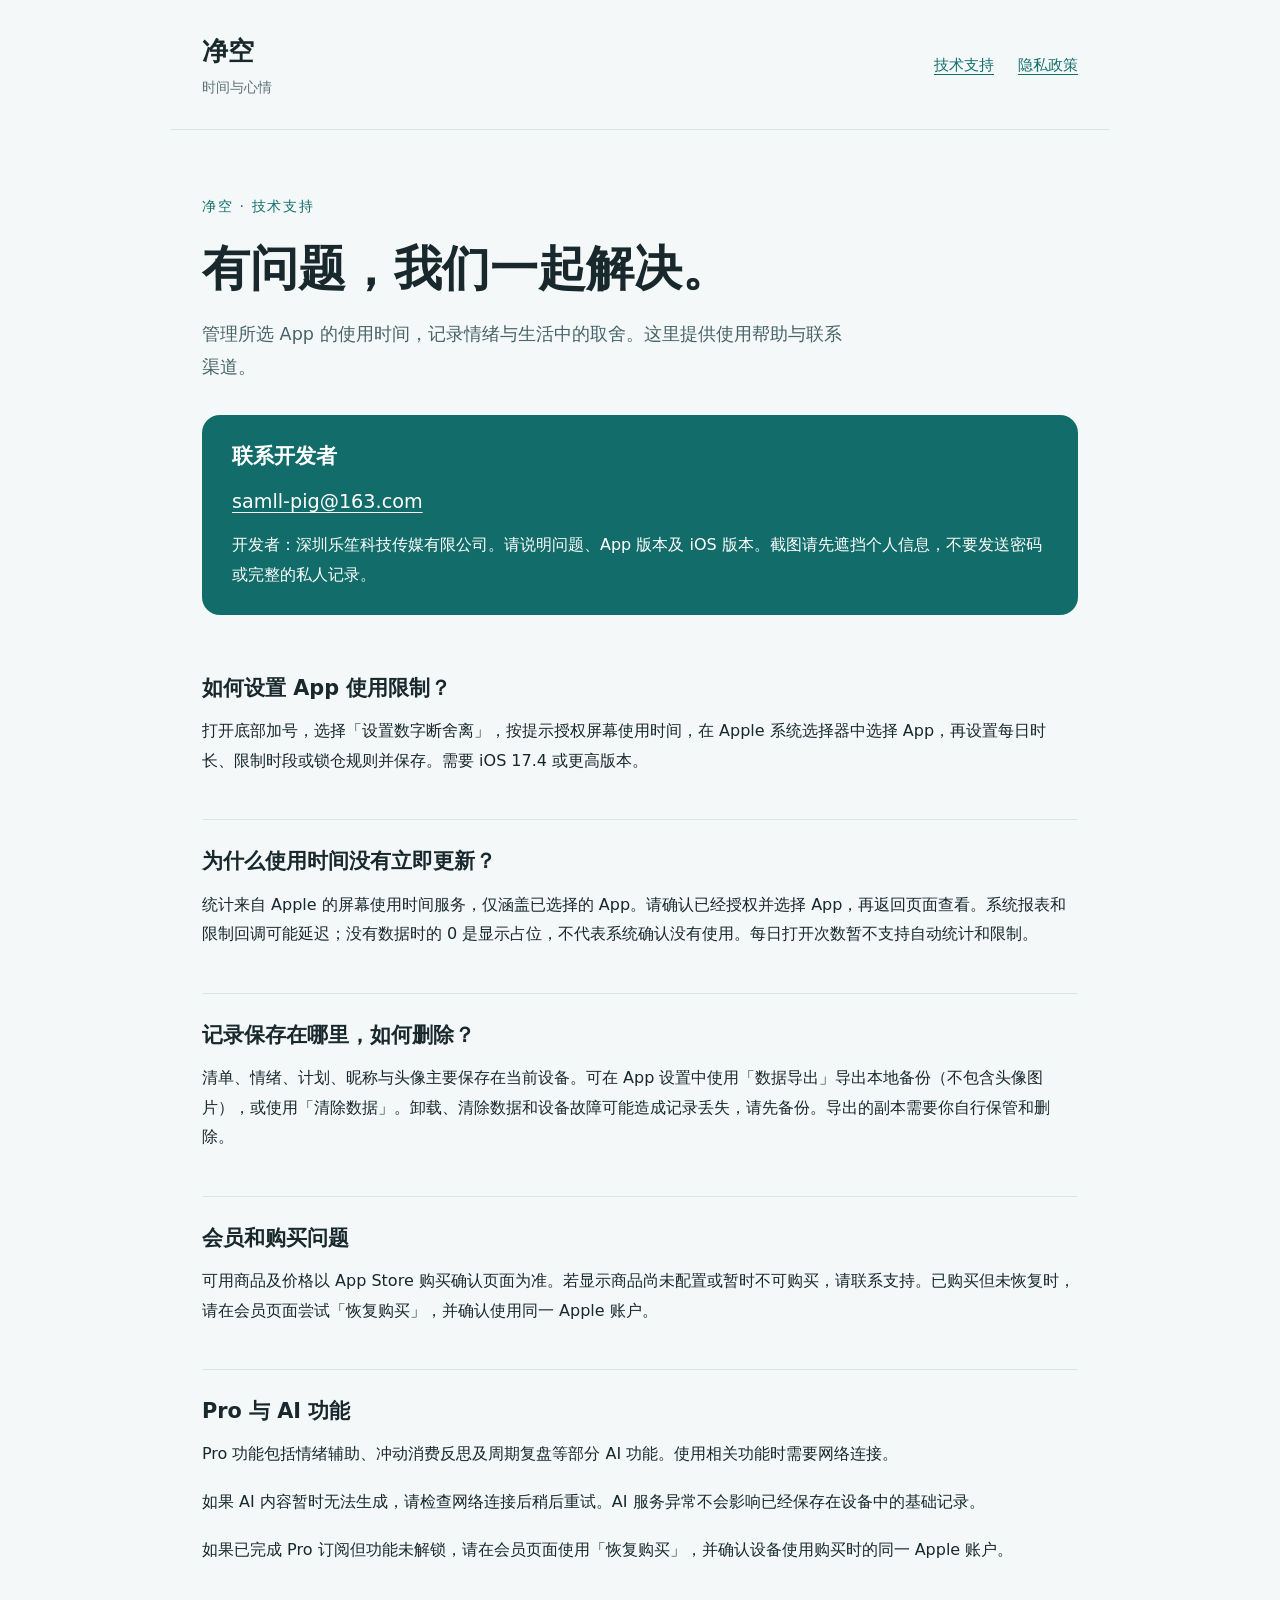
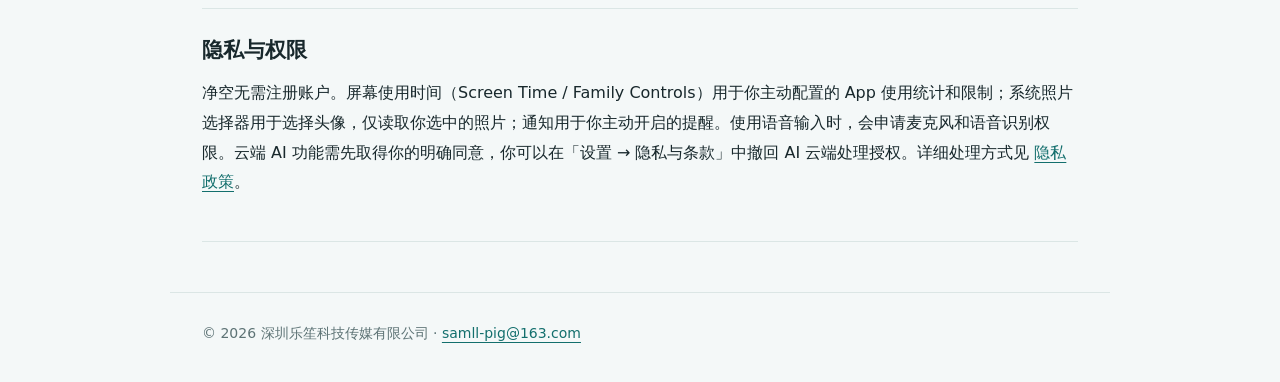
<file: index.html>
<!doctype html><html lang="zh-CN"><head><meta charset="utf-8"><meta name="viewport" content="width=device-width,initial-scale=1"><title>净空－时间与心情｜技术支持</title><style>
:root{--background:#f4f8f8;--foreground:#18282c;--primary:#136f6d;--border:#dbe6e5;--font-sans:system-ui,-apple-system,"PingFang SC","Microsoft YaHei",sans-serif;color-scheme:light}*{box-sizing:border-box}body{margin:0;background:var(--background);color:var(--foreground);font-family:var(--font-sans);font-size:1rem;line-height:1.85}a{color:var(--primary);text-underline-offset:4px}header,main,footer{max-width:940px;margin:auto;padding:28px 32px}header{display:flex;align-items:center;justify-content:space-between;border-bottom:1px solid var(--border);gap:20px}.brand{font-weight:750;font-size:1.6rem;text-decoration:none;color:var(--foreground)}.brand span{font-size:.875rem;font-weight:400;display:block;color:#5d7375}nav{display:flex;gap:24px;font-size:.95rem}main{padding-top:54px;padding-bottom:50px}.eyebrow{font-size:.875rem;letter-spacing:.12em;color:var(--primary)}h1{font-size:clamp(2rem,5vw,3rem);line-height:1.25;font-weight:700;margin:12px 0 20px}h2{font-size:1.3rem;font-weight:650;line-height:1.5;margin:0 0 12px}p{margin:10px 0 18px}.intro{font-size:1.1rem;color:#486367;max-width:650px}aside{background:#126d6a;color:white;padding:26px 30px;border-radius:18px;margin:32px 0}aside a{color:white;font-size:1.2rem}aside p{margin-bottom:0}section{padding:26px 0;border-bottom:1px solid var(--border)}.meta{font-size:.875rem;color:#5d7375}ul{padding-left:22px;list-style:disc}li{margin:8px 0}footer{font-size:.875rem;color:#5d7375;border-top:1px solid var(--border);padding-bottom:35px}a:focus-visible{outline:3px solid #26b9af;outline-offset:5px}@media(max-width:540px){header,main,footer{padding-left:22px;padding-right:22px}header{align-items:flex-start}nav{gap:14px;flex-wrap:wrap}main{padding-top:34px}aside{padding:22px}h1{font-size:2rem}}</style></head><body><header><a class="brand" href="index.html">净空<span>时间与心情</span></a><nav><a href="index.html">技术支持</a><a href="https://mindyzhu.github.io/jingkong-privacy/privacy.html">隐私政策</a></nav></header><main><p class="eyebrow">净空 · 技术支持</p><h1>有问题，我们一起解决。</h1><p class="intro">管理所选 App 的使用时间，记录情绪与生活中的取舍。这里提供使用帮助与联系渠道。</p><aside><h2>联系开发者</h2><a href="mailto:samll-pig@163.com">samll-pig@163.com</a><p>开发者：深圳乐笙科技传媒有限公司。请说明问题、App 版本及 iOS 版本。截图请先遮挡个人信息，不要发送密码或完整的私人记录。</p></aside><section><h2>如何设置 App 使用限制？</h2><p>打开底部加号，选择「设置数字断舍离」，按提示授权屏幕使用时间，在 Apple 系统选择器中选择 App，再设置每日时长、限制时段或锁仓规则并保存。需要 iOS 17.4 或更高版本。</p></section><section><h2>为什么使用时间没有立即更新？</h2><p>统计来自 Apple 的屏幕使用时间服务，仅涵盖已选择的 App。请确认已经授权并选择 App，再返回页面查看。系统报表和限制回调可能延迟；没有数据时的 0 是显示占位，不代表系统确认没有使用。每日打开次数暂不支持自动统计和限制。</p></section><section><h2>记录保存在哪里，如何删除？</h2><p>清单、情绪、计划、昵称与头像主要保存在当前设备。可在 App 设置中使用「数据导出」导出本地备份（不包含头像图片），或使用「清除数据」。卸载、清除数据和设备故障可能造成记录丢失，请先备份。导出的副本需要你自行保管和删除。</p></section><section><h2>会员和购买问题</h2><p>可用商品及价格以 App Store 购买确认页面为准。若显示商品尚未配置或暂时不可购买，请联系支持。已购买但未恢复时，请在会员页面尝试「恢复购买」，并确认使用同一 Apple 账户。</p></section><section><h2>Pro 与 AI 功能</h2><p>Pro 功能包括情绪辅助、冲动消费反思及周期复盘等部分 AI 功能。使用相关功能时需要网络连接。</p><p>如果 AI 内容暂时无法生成，请检查网络连接后稍后重试。AI 服务异常不会影响已经保存在设备中的基础记录。</p><p>如果已完成 Pro 订阅但功能未解锁，请在会员页面使用「恢复购买」，并确认设备使用购买时的同一 Apple 账户。</p></section><section><h2>隐私与权限</h2><p>净空无需注册账户。屏幕使用时间（Screen Time / Family Controls）用于你主动配置的 App 使用统计和限制；系统照片选择器用于选择头像，仅读取你选中的照片；通知用于你主动开启的提醒。使用语音输入时，会申请麦克风和语音识别权限。云端 AI 功能需先取得你的明确同意，你可以在「设置 → 隐私与条款」中撤回 AI 云端处理授权。详细处理方式见 <a href="https://mindyzhu.github.io/jingkong-privacy/privacy.html">隐私政策</a>。</p></section></main><footer>© 2026 深圳乐笙科技传媒有限公司 · <a href="mailto:samll-pig@163.com">samll-pig@163.com</a></footer></body></html>
</file>
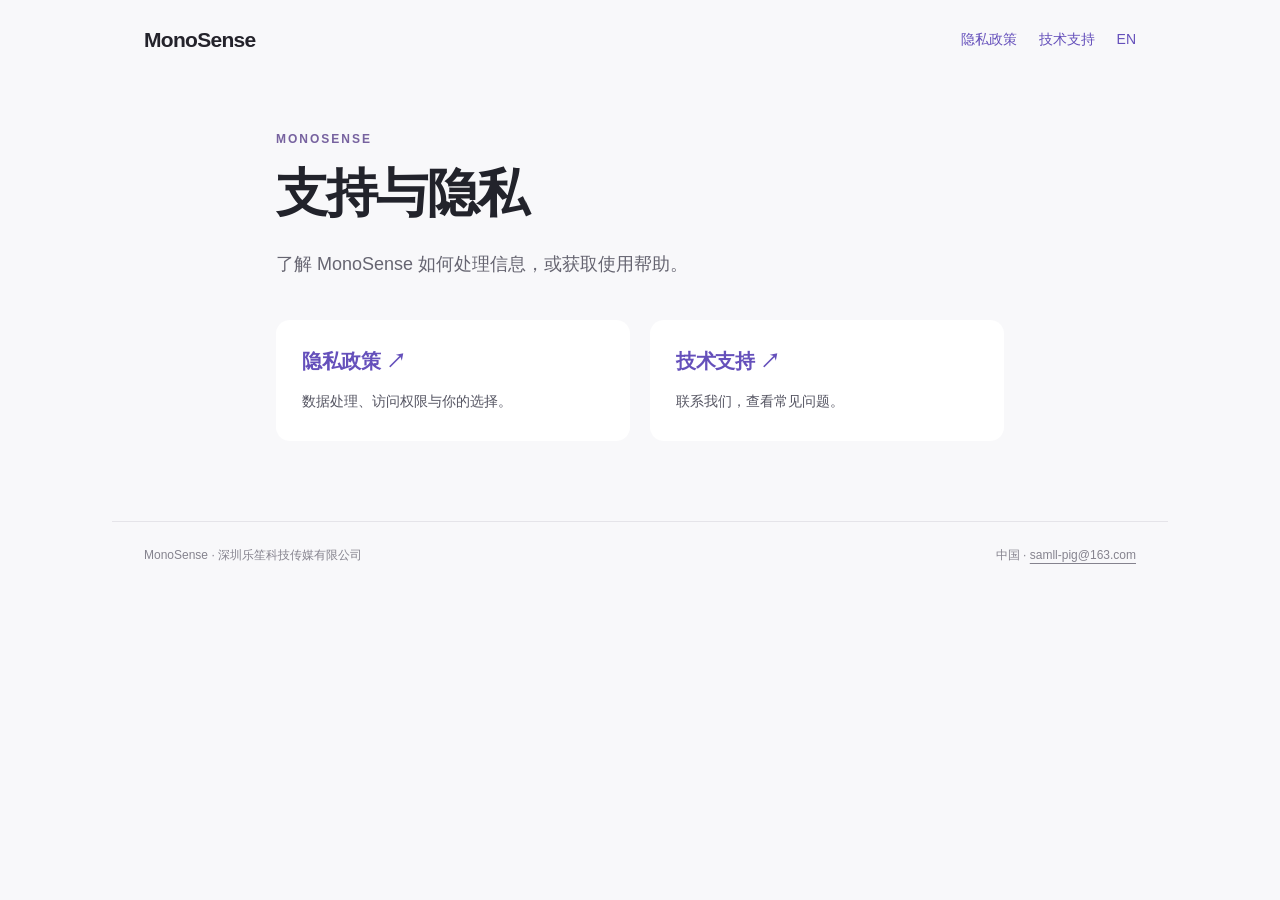
<file: macsence/index.html>
<!doctype html>
<html lang="zh-CN"><head><meta charset="utf-8"><meta name="viewport" content="width=device-width,initial-scale=1"><meta name="robots" content="noindex,nofollow"><meta name="description" content="支持与隐私 · MonoSense · 深圳乐笙科技传媒有限公司"><title>支持与隐私 — MonoSense</title><link rel="stylesheet" href="styles.css"></head><body><a class="skip" href="#main">跳至正文</a><header><a href="index.html" aria-label="MonoSense">MonoSense</a><nav aria-label="主导航"><a href="privacy.html">隐私政策</a><a href="support.html">技术支持</a><a href="index-en.html" lang="en" hreflang="en">EN</a></nav></header><main id="main"><div class="eyebrow">MONOSENSE</div><h1>支持与隐私</h1><p class="lead">了解 MonoSense 如何处理信息，或获取使用帮助。</p><div class="cards"><a href="privacy.html"><h2>隐私政策 ↗</h2><p>数据处理、访问权限与你的选择。</p></a><a href="support.html"><h2>技术支持 ↗</h2><p>联系我们，查看常见问题。</p></a></div></main><footer><span>MonoSense · 深圳乐笙科技传媒有限公司</span><span>中国 · <a href="mailto:samll-pig@163.com">samll-pig@163.com</a></span></footer></body></html>
</file>
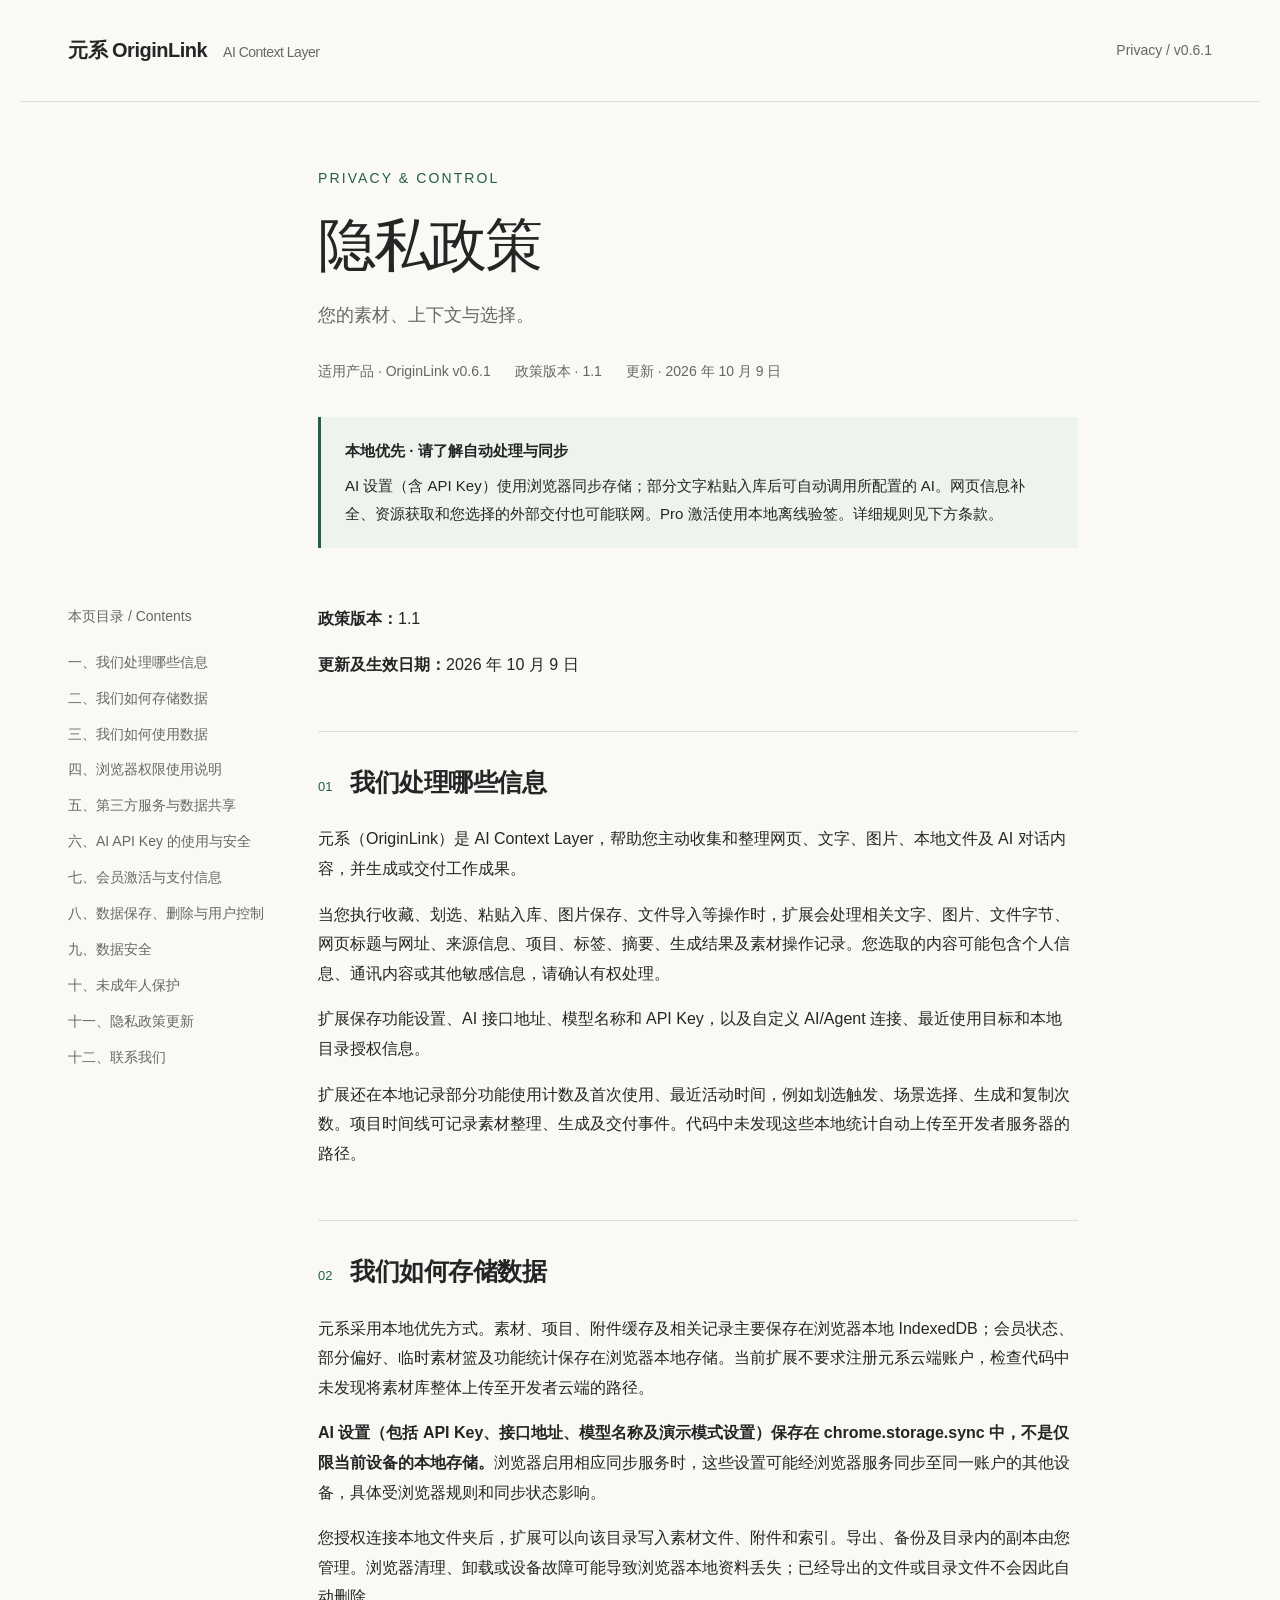
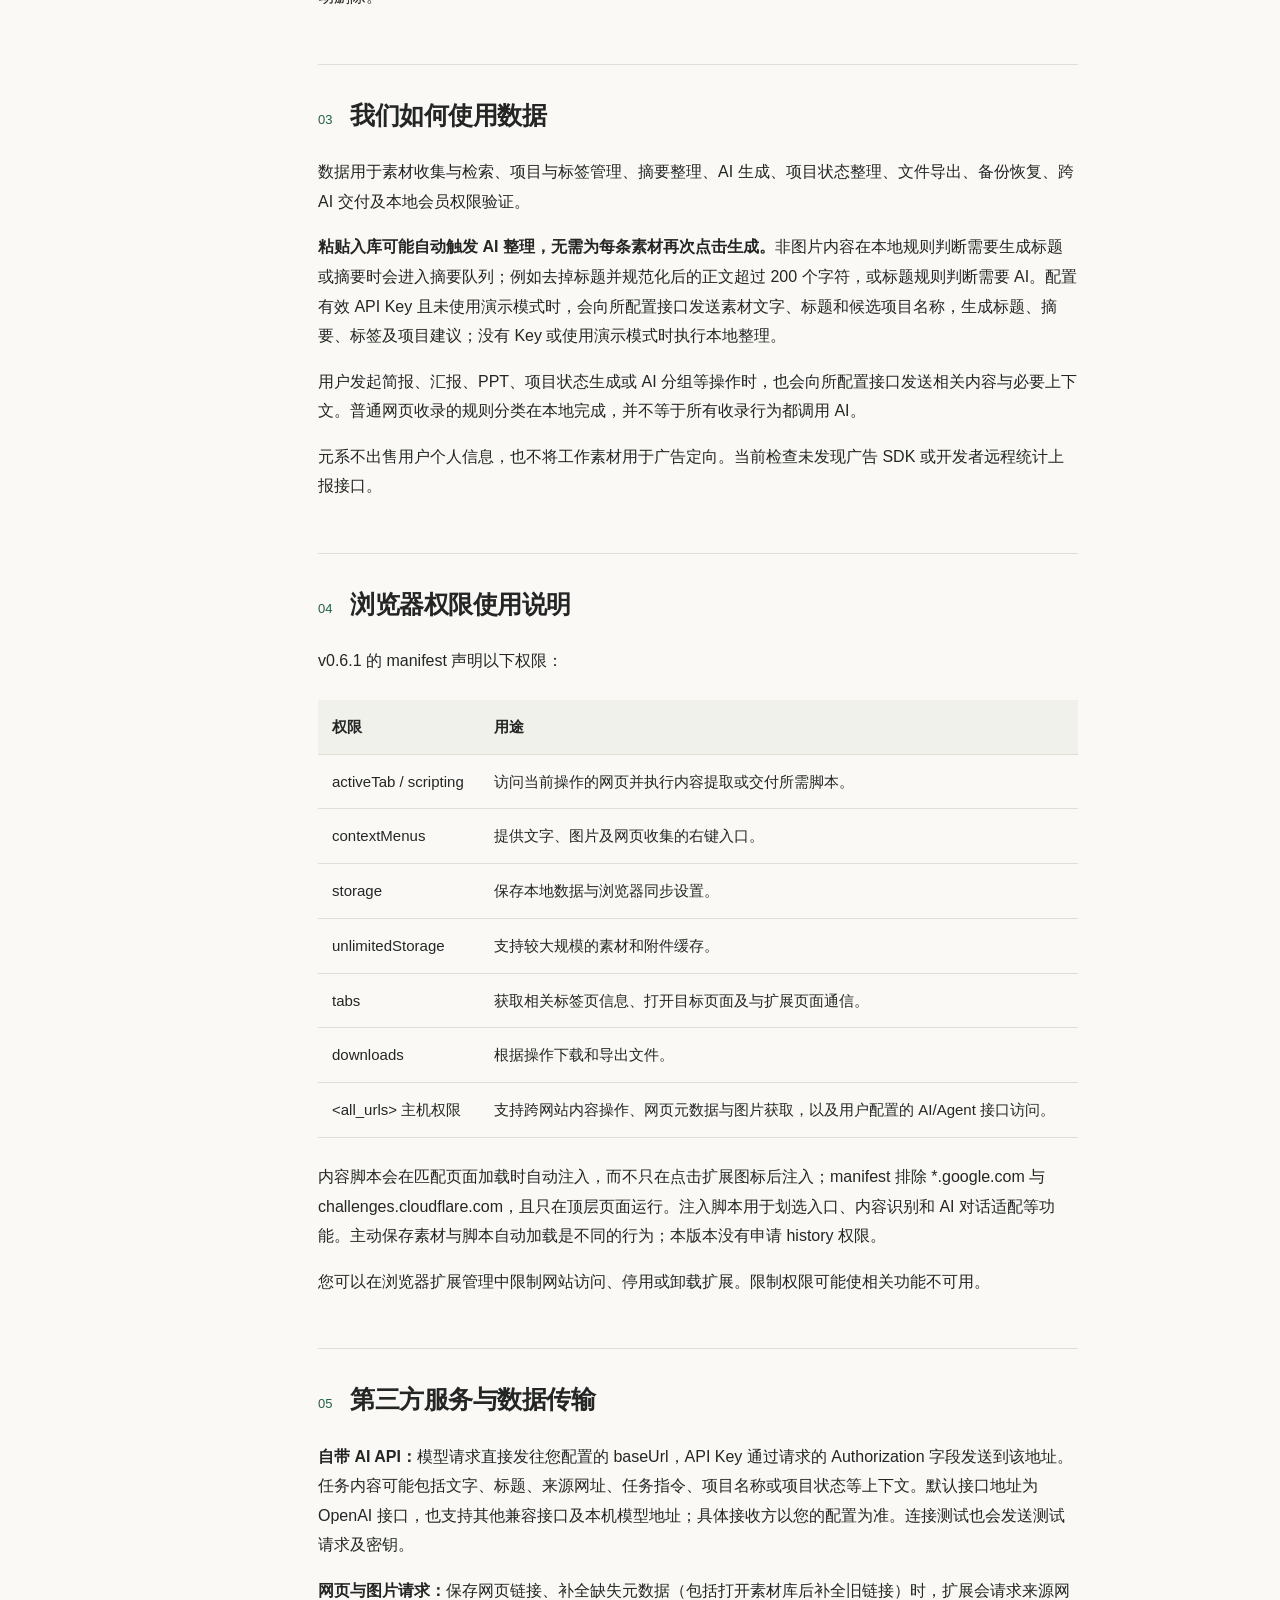
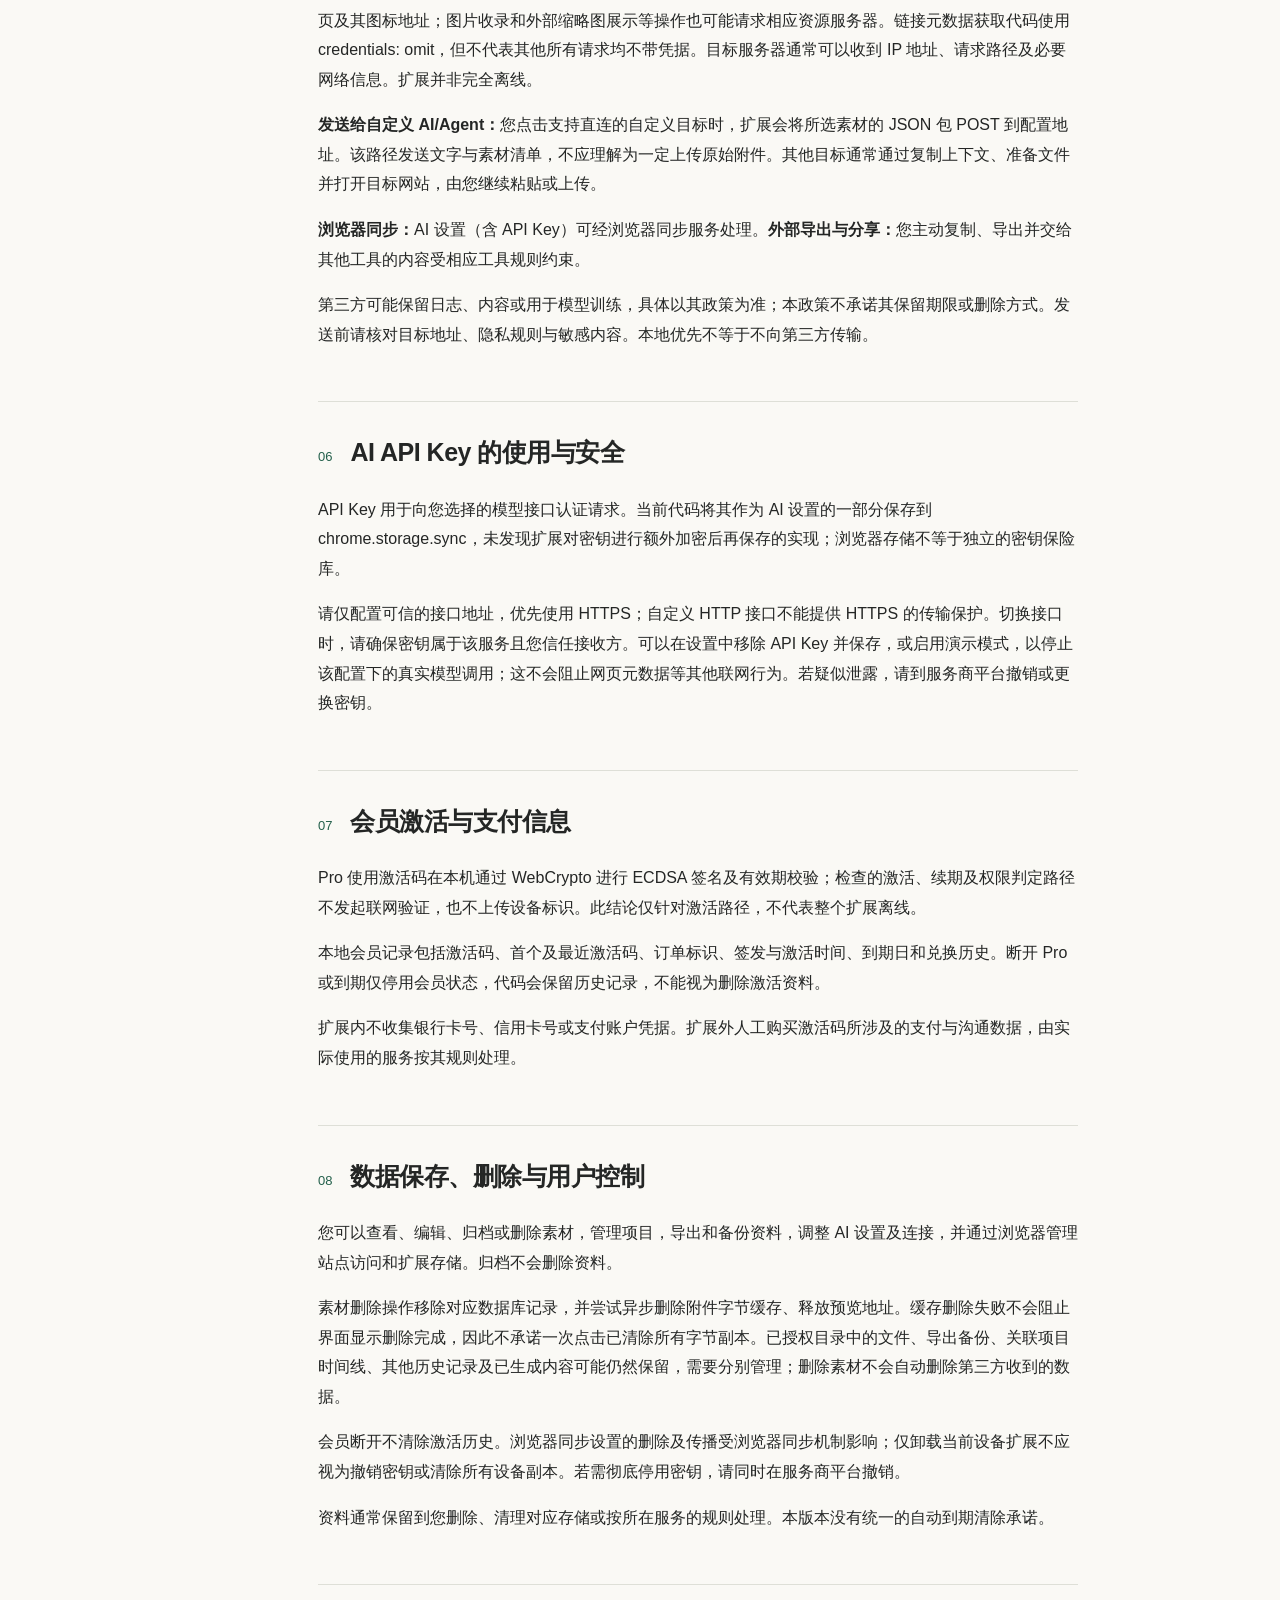
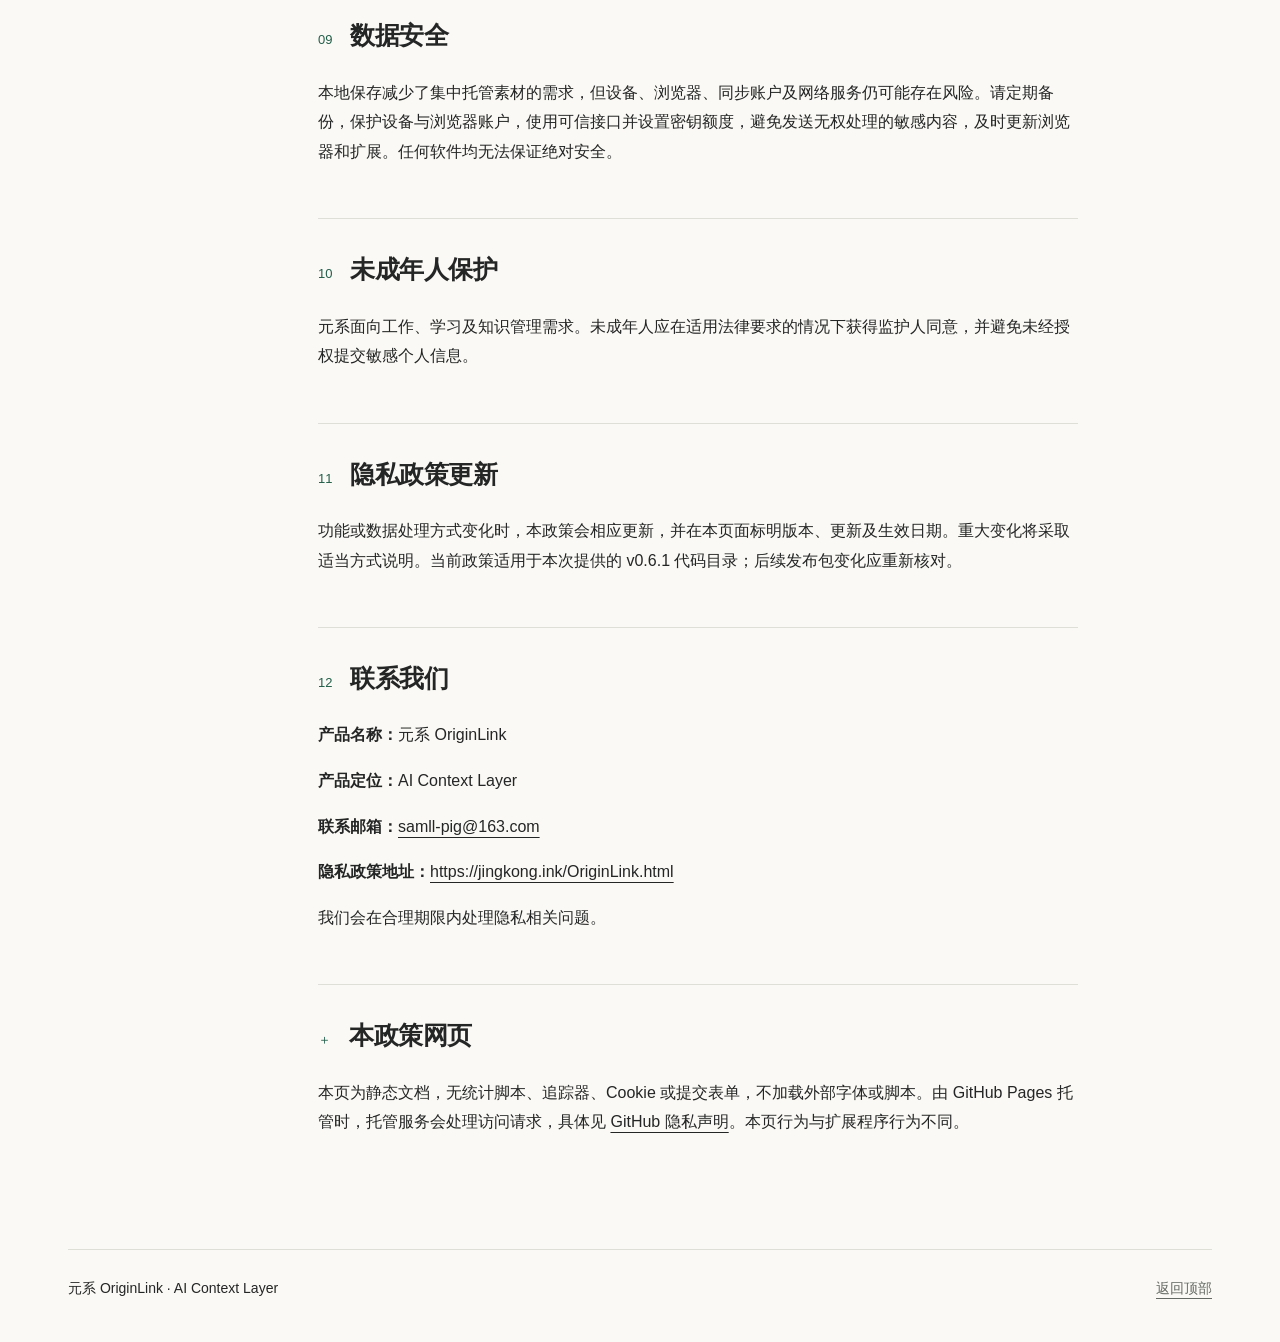
<file: OriginLink.html>
<!doctype html>
<html lang="zh-CN">
<head>
<meta charset="utf-8">
<meta name="viewport" content="width=device-width, initial-scale=1">
<meta name="description" content="元系 OriginLink v0.6.1 隐私政策：本地优先、用户控制与第三方 AI 数据处理说明。">
<meta name="color-scheme" content="light">
<title>隐私政策 · 元系 OriginLink</title>
<link rel="icon" href="data:image/svg+xml,%3Csvg xmlns='http://www.w3.org/2000/svg' viewBox='0 0 32 32'%3E%3Crect width='32' height='32' rx='8' fill='%23242625'/%3E%3Ctext x='16' y='23' text-anchor='middle' font-family='sans-serif' font-size='23' fill='%239ce5c7'%3EO%3C/text%3E%3C/svg%3E">
<style>
:root{--paper:#faf9f5;--ink:#242625;--muted:#646963;--line:#dedfd7;--mint:#b7eed7;--accent:#225f4a}
*{box-sizing:border-box}html{scroll-behavior:smooth;scroll-padding-top:24px}body{margin:0;background:var(--paper);color:var(--ink);font-family:Inter,-apple-system,BlinkMacSystemFont,"Segoe UI","PingFang SC","Microsoft YaHei",sans-serif;font-size:16px;line-height:1.85}a{color:inherit;text-underline-offset:5px}a:focus-visible{outline:3px solid var(--accent);outline-offset:5px}.skip{position:absolute;left:20px;top:-100px}.skip:focus{top:10px;background:white;padding:10px;z-index:5}
header{max-width:1240px;margin:auto;padding:32px 48px;display:flex;justify-content:space-between;align-items:center;border-bottom:1px solid var(--line);gap:20px}.brand{font-size:20px;font-weight:650;letter-spacing:-.5px}.brand small{font-size:14px;font-weight:400;color:var(--muted);margin-left:16px}.edition{font-size:14px;color:var(--muted)}
main{max-width:1240px;margin:0 auto;padding:64px 48px 96px}.intro{margin-left:250px;max-width:760px}.eyebrow{font-size:14px;color:var(--accent);letter-spacing:.15em;text-transform:uppercase}h1{font-size:clamp(36px,5vw,58px);letter-spacing:-.04em;line-height:1.2;font-weight:550;margin:18px 0 20px}.subtitle{color:var(--muted);font-size:18px}.meta{display:flex;flex-wrap:wrap;gap:10px 24px;font-size:14px;color:var(--muted);margin:26px 0 32px}.notice{border-left:3px solid var(--accent);background:#edf4ed;padding:20px 24px;font-size:15px}.notice p{margin:8px 0 0}.layout{display:grid;grid-template-columns:200px minmax(0,760px);gap:50px;margin-top:56px}nav{align-self:start;position:sticky;top:28px;font-size:14px}nav .label{color:var(--muted);margin-bottom:15px}nav a{display:block;text-decoration:none;padding:5px 0;color:var(--muted)}nav a:hover{color:var(--accent);text-decoration:underline}article{min-width:0}article>p:first-child{margin-top:0}p{margin:16px 0}h2{display:flex;gap:18px;align-items:baseline;font-size:25px;line-height:1.45;font-weight:600;border-top:1px solid var(--line);padding-top:32px;margin:52px 0 24px;letter-spacing:-.02em}h2 span{font-size:13px;color:var(--accent);font-weight:500;letter-spacing:0}h3{font-size:18px;margin:28px 0 12px;font-weight:600}ul,ol{padding-left:24px}li{margin:7px 0}strong{font-weight:600}code{font-size:.9em;overflow-wrap:anywhere}.table-wrap{overflow-x:auto;margin:24px 0}table{border-collapse:collapse;width:100%;font-size:15px;text-align:left}th,td{padding:13px 14px;border-bottom:1px solid var(--line);vertical-align:top}th{background:#f0f1ea;font-weight:600}td:first-child{white-space:nowrap}footer{max-width:1144px;margin:auto;border-top:1px solid var(--line);padding:26px 0 40px;display:flex;justify-content:space-between;gap:16px;font-size:14px;color:var(--muted)}.footbrand{color:var(--ink)}@media(max-width:900px){header{padding:24px}main{padding:40px 24px 64px}.intro{margin-left:0;max-width:none}.layout{grid-template-columns:1fr;gap:28px;margin-top:32px}nav{position:static;border-bottom:1px solid var(--line);padding-bottom:22px}nav .links{display:grid;grid-template-columns:repeat(2,minmax(0,1fr));gap:0 18px}footer{margin:0 24px}.brand small{display:block;margin:0}.edition{white-space:nowrap}}
@media(max-width:420px){nav .links{grid-template-columns:1fr}header{align-items:flex-start}h2{font-size:22px}.notice{padding:16px}footer{flex-direction:column}}
@media(prefers-reduced-motion:reduce){html{scroll-behavior:auto}}
@media print{body{background:white}header{padding:12px 0}main{padding:20px 0}.intro{margin-left:0}.layout{display:block}nav,.skip{display:none}h2{break-after:avoid}footer{margin:0}.notice{background:white}a{text-decoration:none}}
</style>
</head>
<body id="top">
<a class="skip" href="#policy">跳转至政策正文</a>
<header><div class="brand">元系 OriginLink<small>AI Context Layer</small></div><div class="edition">Privacy / v0.6.1</div></header>
<main>
<div class="intro"><div class="eyebrow">Privacy &amp; control</div><h1>隐私政策</h1><p class="subtitle">您的素材、上下文与选择。</p>
<div class="meta"><span>适用产品 · OriginLink v0.6.1</span><span>政策版本 · 1.1</span><span>更新 · 2026 年 10 月 9 日</span></div>
<aside class="notice" aria-label="重要数据说明"><strong>本地优先 · 请了解自动处理与同步</strong><p>AI 设置（含 API Key）使用浏览器同步存储；部分文字粘贴入库后可自动调用所配置的 AI。网页信息补全、资源获取和您选择的外部交付也可能联网。Pro 激活使用本地离线验签。详细规则见下方条款。</p></aside></div>
<div class="layout"><nav aria-label="政策目录"><div class="label">本页目录 / Contents</div><div class="links"><a href="#section-1">一、我们处理哪些信息</a><a href="#section-2">二、我们如何存储数据</a><a href="#section-3">三、我们如何使用数据</a><a href="#section-4">四、浏览器权限使用说明</a><a href="#section-5">五、第三方服务与数据共享</a><a href="#section-6">六、AI API Key 的使用与安全</a><a href="#section-7">七、会员激活与支付信息</a><a href="#section-8">八、数据保存、删除与用户控制</a><a href="#section-9">九、数据安全</a><a href="#section-10">十、未成年人保护</a><a href="#section-11">十一、隐私政策更新</a><a href="#section-12">十二、联系我们</a></div></nav><article id="policy"><p><strong>政策版本：</strong>1.1</p><p><strong>更新及生效日期：</strong>2026 年 10 月 9 日</p><h2 id="section-1"><span>01</span>我们处理哪些信息</h2><p>元系（OriginLink）是 AI Context Layer，帮助您主动收集和整理网页、文字、图片、本地文件及 AI 对话内容，并生成或交付工作成果。</p><p>当您执行收藏、划选、粘贴入库、图片保存、文件导入等操作时，扩展会处理相关文字、图片、文件字节、网页标题与网址、来源信息、项目、标签、摘要、生成结果及素材操作记录。您选取的内容可能包含个人信息、通讯内容或其他敏感信息，请确认有权处理。</p><p>扩展保存功能设置、AI 接口地址、模型名称和 API Key，以及自定义 AI/Agent 连接、最近使用目标和本地目录授权信息。</p><p>扩展还在本地记录部分功能使用计数及首次使用、最近活动时间，例如划选触发、场景选择、生成和复制次数。项目时间线可记录素材整理、生成及交付事件。代码中未发现这些本地统计自动上传至开发者服务器的路径。</p><h2 id="section-2"><span>02</span>我们如何存储数据</h2><p>元系采用本地优先方式。素材、项目、附件缓存及相关记录主要保存在浏览器本地 IndexedDB；会员状态、部分偏好、临时素材篮及功能统计保存在浏览器本地存储。当前扩展不要求注册元系云端账户，检查代码中未发现将素材库整体上传至开发者云端的路径。</p><p><strong>AI 设置（包括 API Key、接口地址、模型名称及演示模式设置）保存在 chrome.storage.sync 中，不是仅限当前设备的本地存储。</strong>浏览器启用相应同步服务时，这些设置可能经浏览器服务同步至同一账户的其他设备，具体受浏览器规则和同步状态影响。</p><p>您授权连接本地文件夹后，扩展可以向该目录写入素材文件、附件和索引。导出、备份及目录内的副本由您管理。浏览器清理、卸载或设备故障可能导致浏览器本地资料丢失；已经导出的文件或目录文件不会因此自动删除。</p><h2 id="section-3"><span>03</span>我们如何使用数据</h2><p>数据用于素材收集与检索、项目与标签管理、摘要整理、AI 生成、项目状态整理、文件导出、备份恢复、跨 AI 交付及本地会员权限验证。</p><p><strong>粘贴入库可能自动触发 AI 整理，无需为每条素材再次点击生成。</strong>非图片内容在本地规则判断需要生成标题或摘要时会进入摘要队列；例如去掉标题并规范化后的正文超过 200 个字符，或标题规则判断需要 AI。配置有效 API Key 且未使用演示模式时，会向所配置接口发送素材文字、标题和候选项目名称，生成标题、摘要、标签及项目建议；没有 Key 或使用演示模式时执行本地整理。</p><p>用户发起简报、汇报、PPT、项目状态生成或 AI 分组等操作时，也会向所配置接口发送相关内容与必要上下文。普通网页收录的规则分类在本地完成，并不等于所有收录行为都调用 AI。</p><p>元系不出售用户个人信息，也不将工作素材用于广告定向。当前检查未发现广告 SDK 或开发者远程统计上报接口。</p><h2 id="section-4"><span>04</span>浏览器权限使用说明</h2><p>v0.6.1 的 manifest 声明以下权限：</p><div class="table-wrap"><table><thead><tr><th>权限</th><th>用途</th></tr></thead><tbody><tr><td>activeTab / scripting</td><td>访问当前操作的网页并执行内容提取或交付所需脚本。</td></tr><tr><td>contextMenus</td><td>提供文字、图片及网页收集的右键入口。</td></tr><tr><td>storage</td><td>保存本地数据与浏览器同步设置。</td></tr><tr><td>unlimitedStorage</td><td>支持较大规模的素材和附件缓存。</td></tr><tr><td>tabs</td><td>获取相关标签页信息、打开目标页面及与扩展页面通信。</td></tr><tr><td>downloads</td><td>根据操作下载和导出文件。</td></tr><tr><td>&lt;all_urls&gt; 主机权限</td><td>支持跨网站内容操作、网页元数据与图片获取，以及用户配置的 AI/Agent 接口访问。</td></tr></tbody></table></div><p>内容脚本会在匹配页面加载时自动注入，而不只在点击扩展图标后注入；manifest 排除 *.google.com 与 challenges.cloudflare.com，且只在顶层页面运行。注入脚本用于划选入口、内容识别和 AI 对话适配等功能。主动保存素材与脚本自动加载是不同的行为；本版本没有申请 history 权限。</p><p>您可以在浏览器扩展管理中限制网站访问、停用或卸载扩展。限制权限可能使相关功能不可用。</p><h2 id="section-5"><span>05</span>第三方服务与数据传输</h2><p><strong>自带 AI API：</strong>模型请求直接发往您配置的 baseUrl，API Key 通过请求的 Authorization 字段发送到该地址。任务内容可能包括文字、标题、来源网址、任务指令、项目名称或项目状态等上下文。默认接口地址为 OpenAI 接口，也支持其他兼容接口及本机模型地址；具体接收方以您的配置为准。连接测试也会发送测试请求及密钥。</p><p><strong>网页与图片请求：</strong>保存网页链接、补全缺失元数据（包括打开素材库后补全旧链接）时，扩展会请求来源网页及其图标地址；图片收录和外部缩略图展示等操作也可能请求相应资源服务器。链接元数据获取代码使用 credentials: omit，但不代表其他所有请求均不带凭据。目标服务器通常可以收到 IP 地址、请求路径及必要网络信息。扩展并非完全离线。</p><p><strong>发送给自定义 AI/Agent：</strong>您点击支持直连的自定义目标时，扩展会将所选素材的 JSON 包 POST 到配置地址。该路径发送文字与素材清单，不应理解为一定上传原始附件。其他目标通常通过复制上下文、准备文件并打开目标网站，由您继续粘贴或上传。</p><p><strong>浏览器同步：</strong>AI 设置（含 API Key）可经浏览器同步服务处理。<strong>外部导出与分享：</strong>您主动复制、导出并交给其他工具的内容受相应工具规则约束。</p><p>第三方可能保留日志、内容或用于模型训练，具体以其政策为准；本政策不承诺其保留期限或删除方式。发送前请核对目标地址、隐私规则与敏感内容。本地优先不等于不向第三方传输。</p><h2 id="section-6"><span>06</span>AI API Key 的使用与安全</h2><p>API Key 用于向您选择的模型接口认证请求。当前代码将其作为 AI 设置的一部分保存到 chrome.storage.sync，未发现扩展对密钥进行额外加密后再保存的实现；浏览器存储不等于独立的密钥保险库。</p><p>请仅配置可信的接口地址，优先使用 HTTPS；自定义 HTTP 接口不能提供 HTTPS 的传输保护。切换接口时，请确保密钥属于该服务且您信任接收方。可以在设置中移除 API Key 并保存，或启用演示模式，以停止该配置下的真实模型调用；这不会阻止网页元数据等其他联网行为。若疑似泄露，请到服务商平台撤销或更换密钥。</p><h2 id="section-7"><span>07</span>会员激活与支付信息</h2><p>Pro 使用激活码在本机通过 WebCrypto 进行 ECDSA 签名及有效期校验；检查的激活、续期及权限判定路径不发起联网验证，也不上传设备标识。此结论仅针对激活路径，不代表整个扩展离线。</p><p>本地会员记录包括激活码、首个及最近激活码、订单标识、签发与激活时间、到期日和兑换历史。断开 Pro 或到期仅停用会员状态，代码会保留历史记录，不能视为删除激活资料。</p><p>扩展内不收集银行卡号、信用卡号或支付账户凭据。扩展外人工购买激活码所涉及的支付与沟通数据，由实际使用的服务按其规则处理。</p><h2 id="section-8"><span>08</span>数据保存、删除与用户控制</h2><p>您可以查看、编辑、归档或删除素材，管理项目，导出和备份资料，调整 AI 设置及连接，并通过浏览器管理站点访问和扩展存储。归档不会删除资料。</p><p>素材删除操作移除对应数据库记录，并尝试异步删除附件字节缓存、释放预览地址。缓存删除失败不会阻止界面显示删除完成，因此不承诺一次点击已清除所有字节副本。已授权目录中的文件、导出备份、关联项目时间线、其他历史记录及已生成内容可能仍然保留，需要分别管理；删除素材不会自动删除第三方收到的数据。</p><p>会员断开不清除激活历史。浏览器同步设置的删除及传播受浏览器同步机制影响；仅卸载当前设备扩展不应视为撤销密钥或清除所有设备副本。若需彻底停用密钥，请同时在服务商平台撤销。</p><p>资料通常保留到您删除、清理对应存储或按所在服务的规则处理。本版本没有统一的自动到期清除承诺。</p><h2 id="section-9"><span>09</span>数据安全</h2><p>本地保存减少了集中托管素材的需求，但设备、浏览器、同步账户及网络服务仍可能存在风险。请定期备份，保护设备与浏览器账户，使用可信接口并设置密钥额度，避免发送无权处理的敏感内容，及时更新浏览器和扩展。任何软件均无法保证绝对安全。</p><h2 id="section-10"><span>10</span>未成年人保护</h2><p>元系面向工作、学习及知识管理需求。未成年人应在适用法律要求的情况下获得监护人同意，并避免未经授权提交敏感个人信息。</p><h2 id="section-11"><span>11</span>隐私政策更新</h2><p>功能或数据处理方式变化时，本政策会相应更新，并在本页面标明版本、更新及生效日期。重大变化将采取适当方式说明。当前政策适用于本次提供的 v0.6.1 代码目录；后续发布包变化应重新核对。</p><h2 id="section-12"><span>12</span>联系我们</h2><p><strong>产品名称：</strong>元系 OriginLink</p><p><strong>产品定位：</strong>AI Context Layer</p><p><strong>联系邮箱：</strong><a href="mailto:samll-pig@163.com">samll-pig@163.com</a></p><p><strong>隐私政策地址：</strong><a href="https://jingkong.ink/OriginLink.html">https://jingkong.ink/OriginLink.html</a></p><p>我们会在合理期限内处理隐私相关问题。</p><h2 id="website"><span>＋</span>本政策网页</h2><p>本页为静态文档，无统计脚本、追踪器、Cookie 或提交表单，不加载外部字体或脚本。由 GitHub Pages 托管时，托管服务会处理访问请求，具体见 <a href="https://docs.github.com/en/site-policy/privacy-policies/github-general-privacy-statement">GitHub 隐私声明</a>。本页行为与扩展程序行为不同。</p></article></div>
</main><footer><span class="footbrand">元系 OriginLink · AI Context Layer</span><a href="#top">返回顶部</a></footer>
</body></html>
</file>
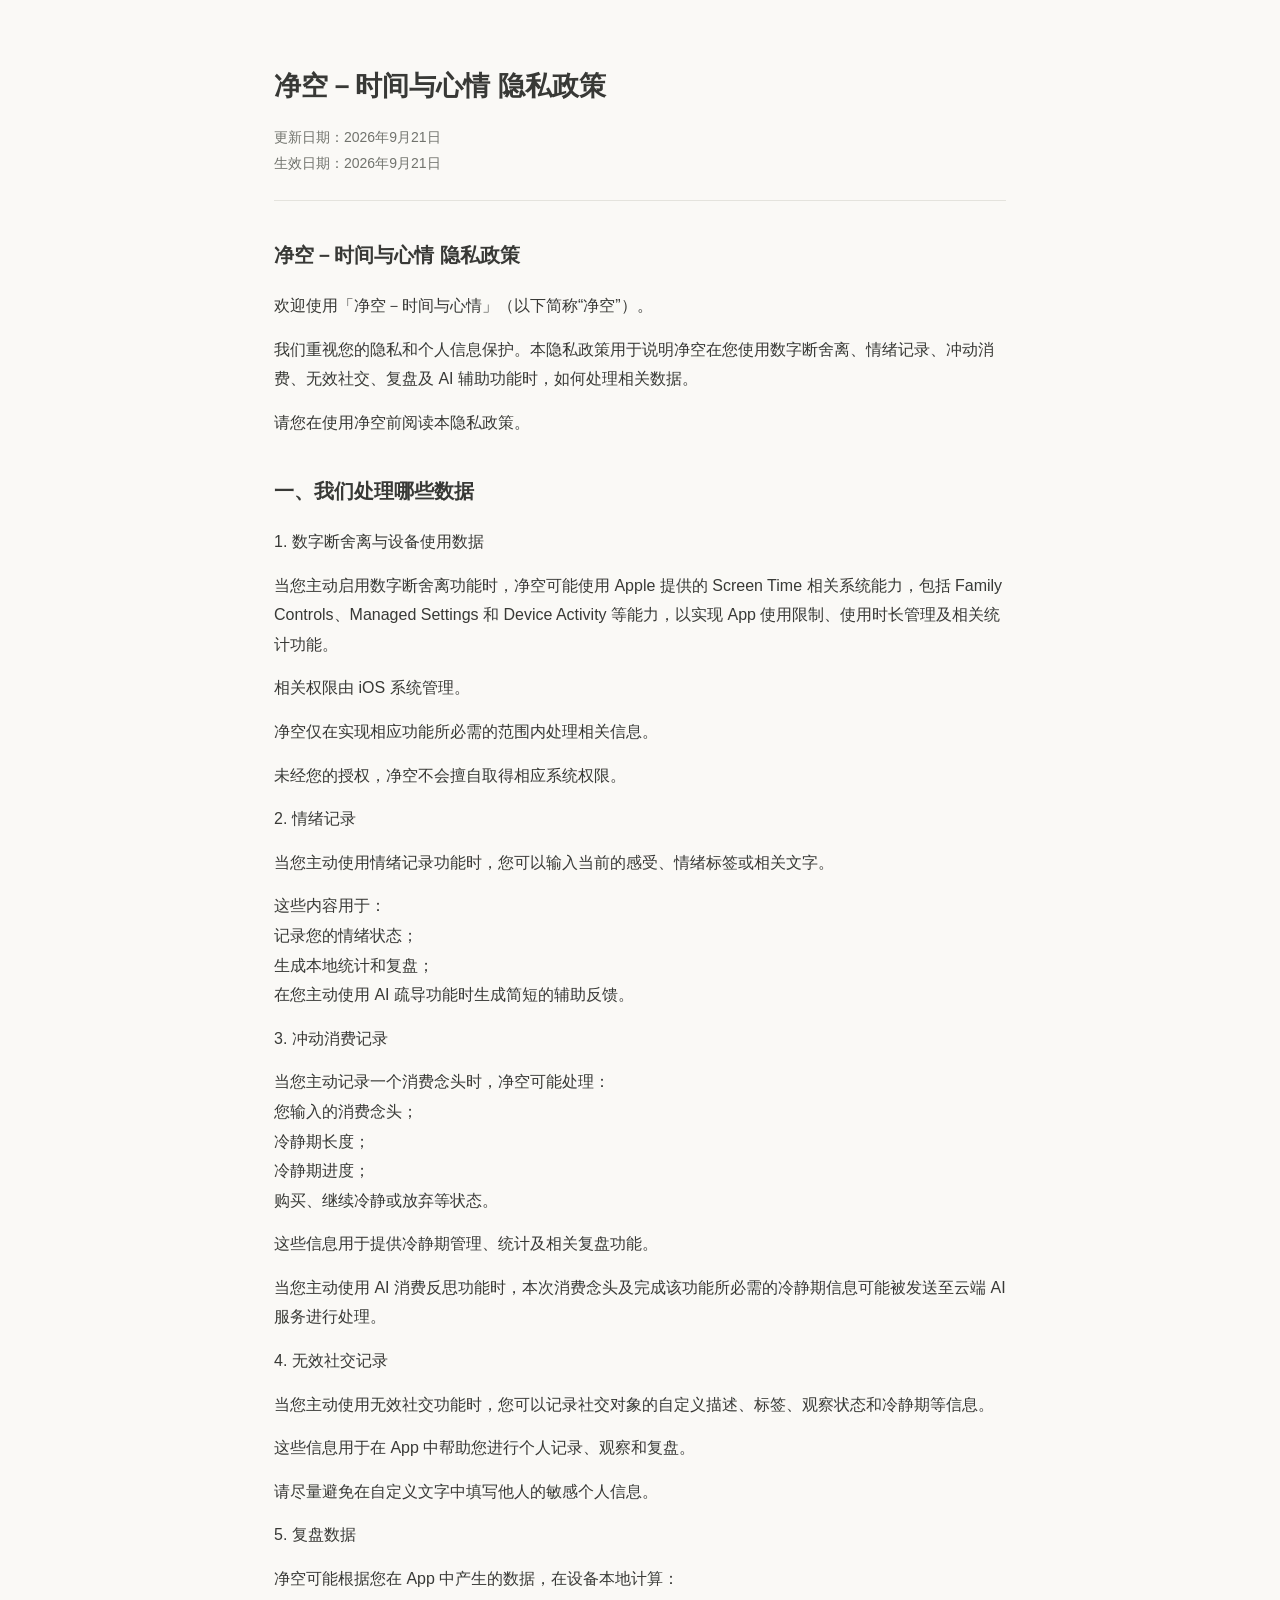
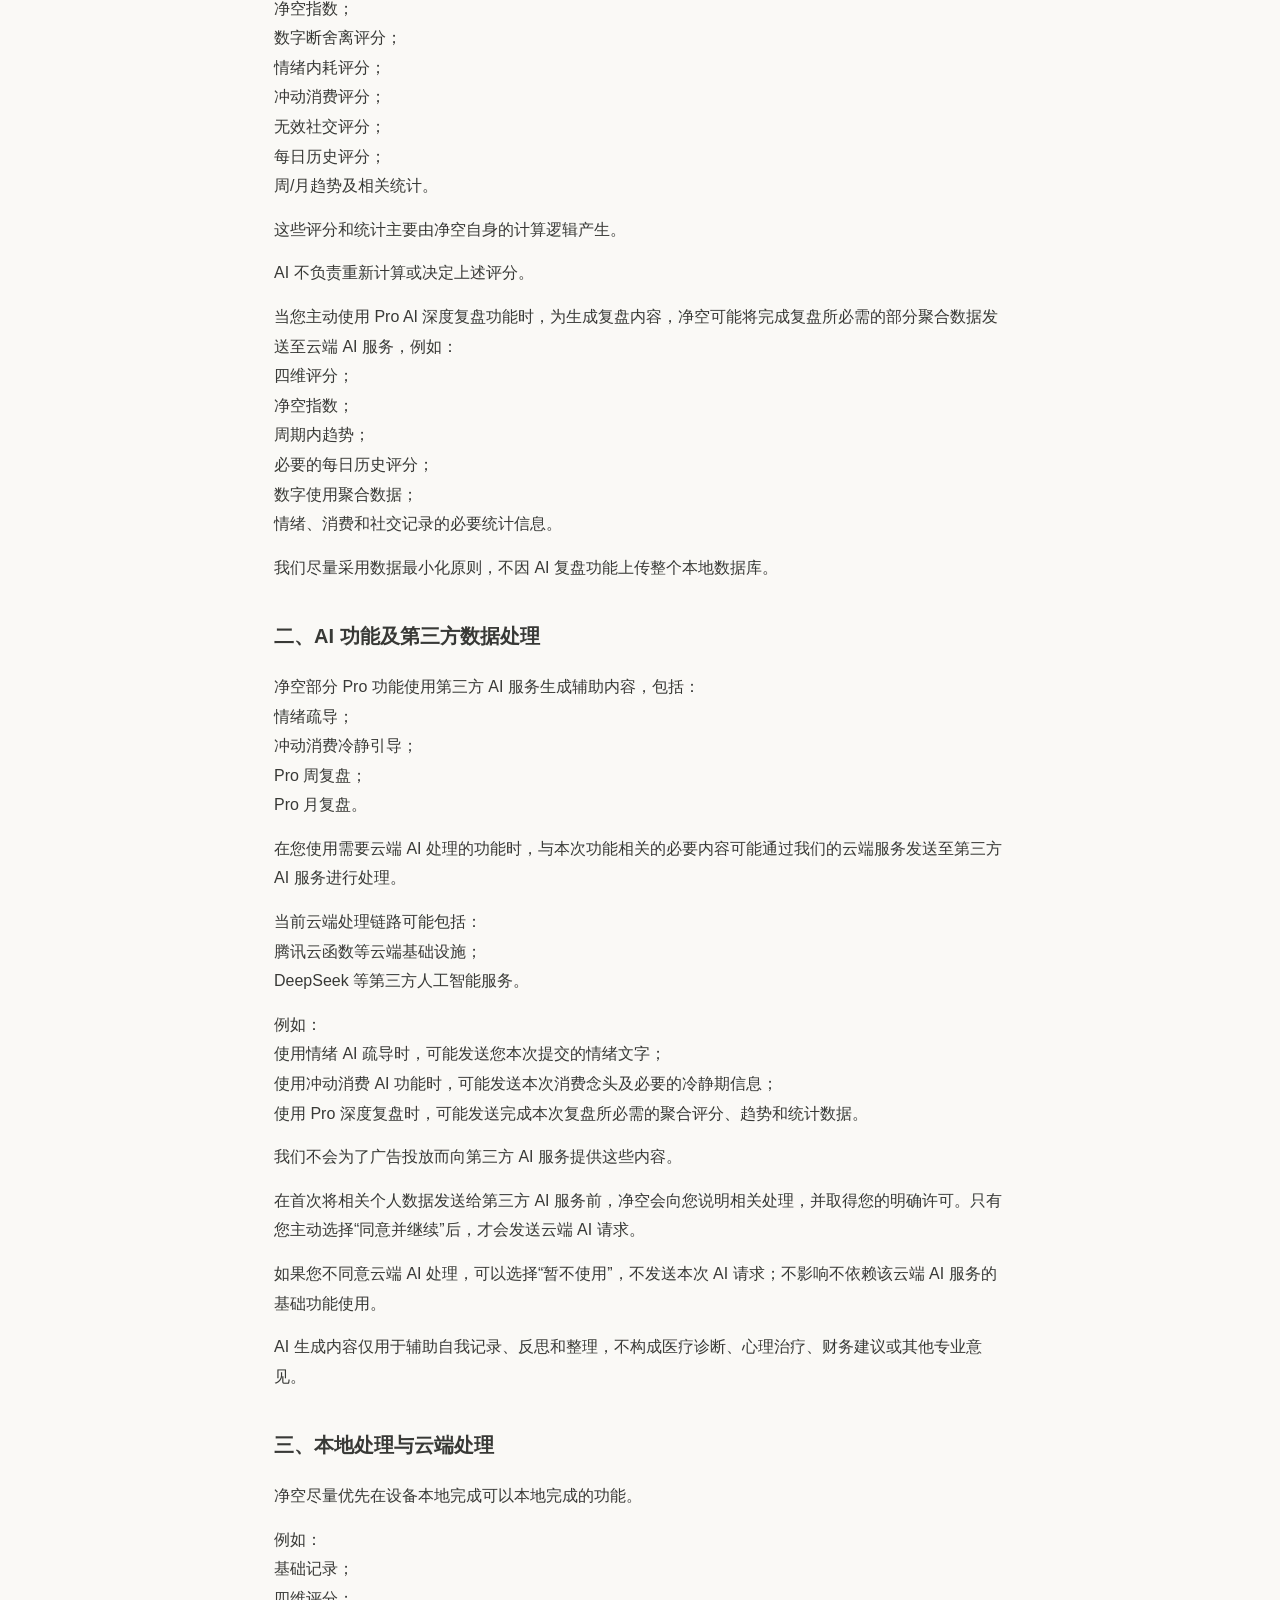
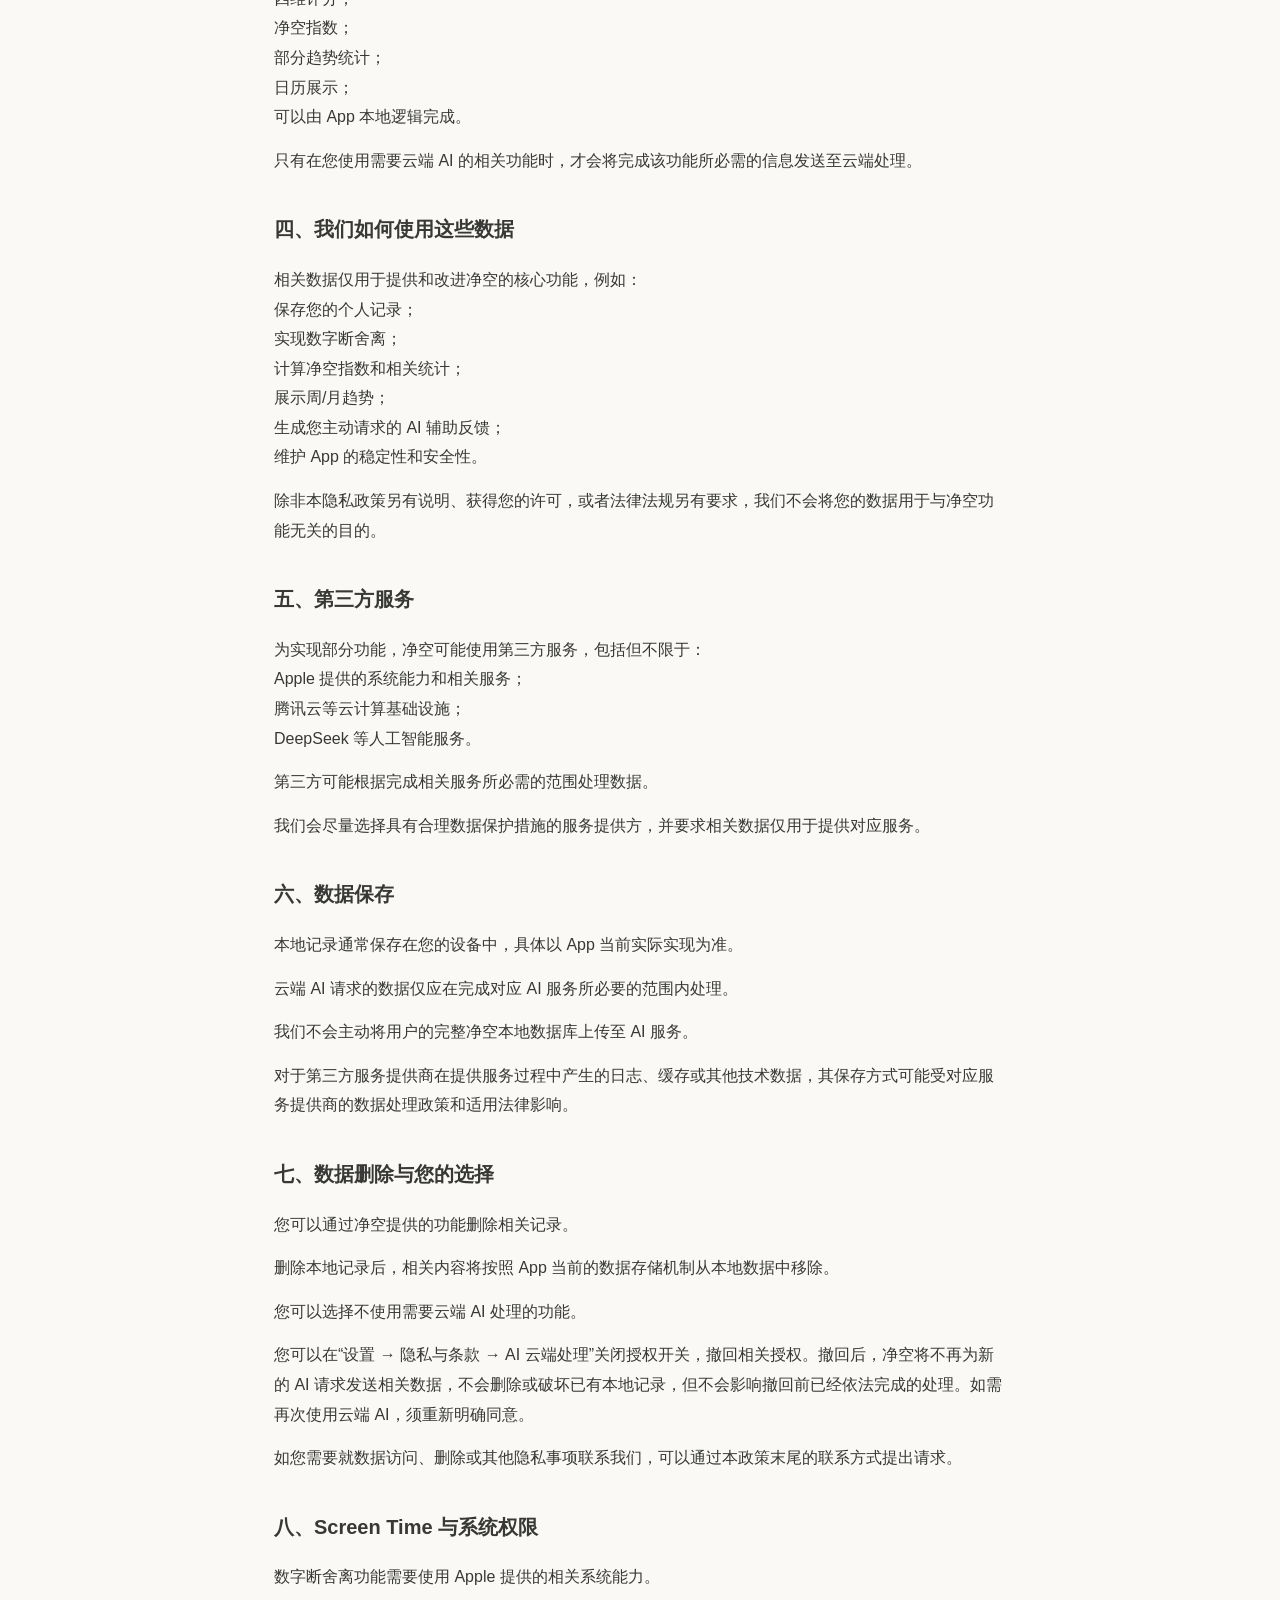
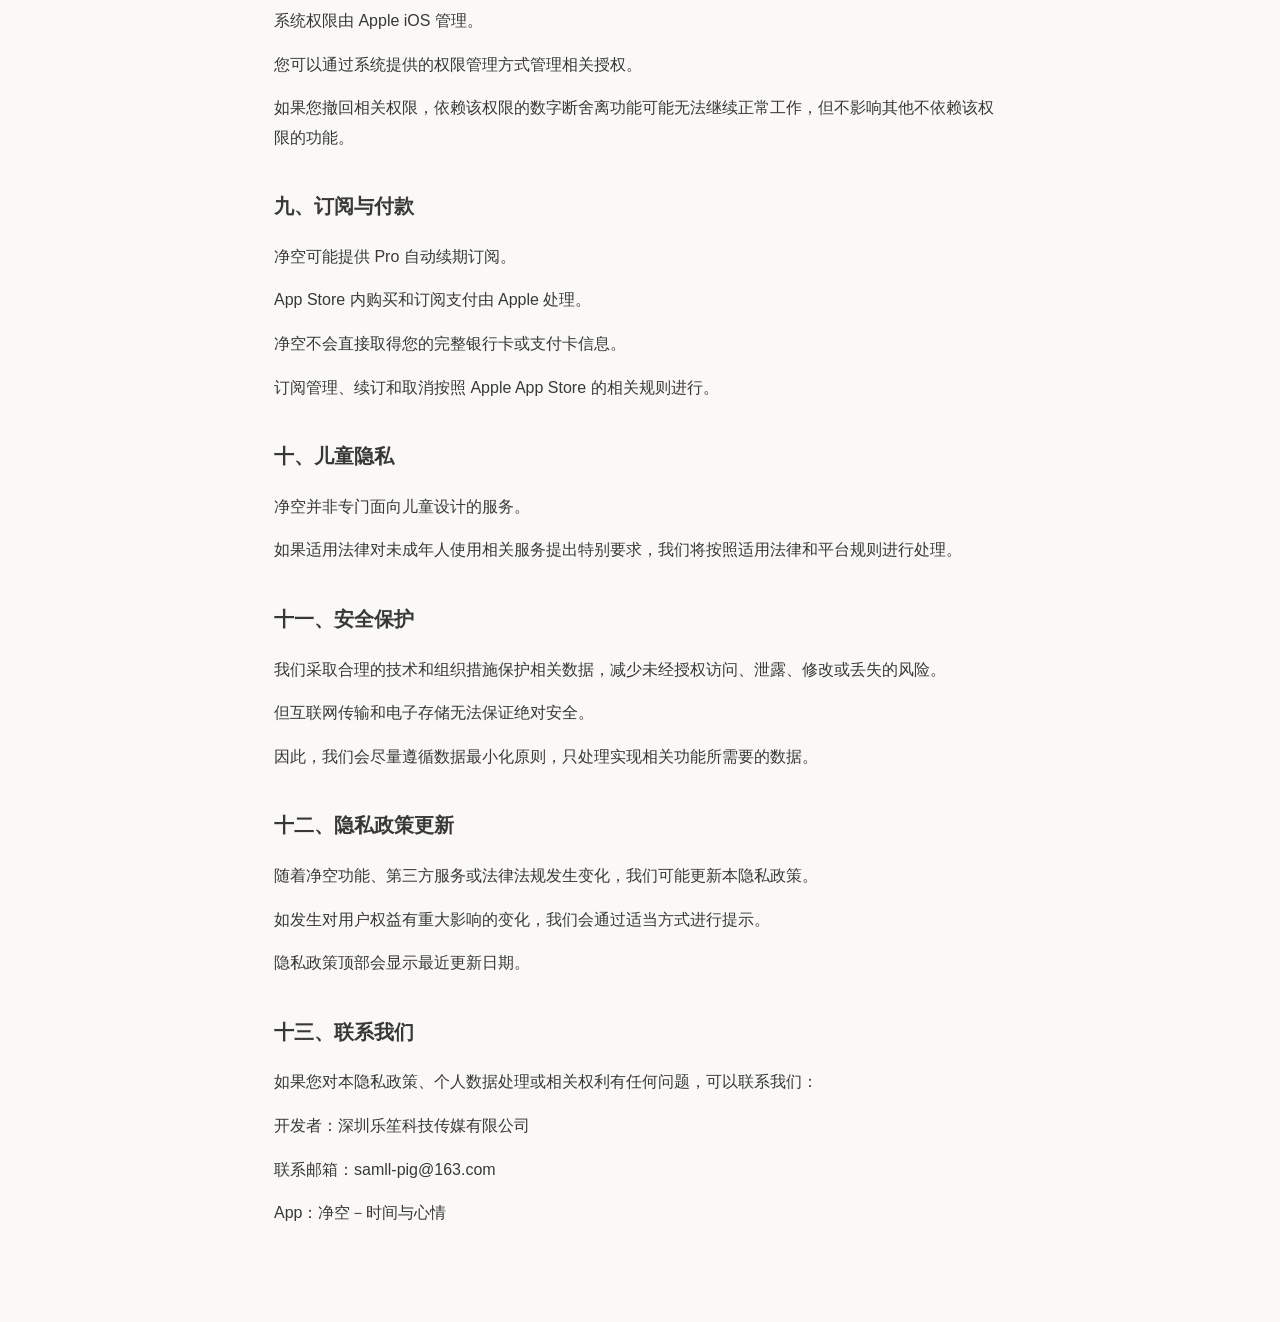
<file: privacy.html>
<!doctype html>
<html lang="zh-CN">
<head>
<meta charset="UTF-8">
<meta name="viewport" content="width=device-width, initial-scale=1">
<title>净空－时间与心情 隐私政策</title>
<style>
:root { color-scheme: light; }
* { box-sizing: border-box; }
body { margin: 0; background: #faf9f6; color: #383936; font-family: -apple-system, BlinkMacSystemFont, "PingFang SC", "Microsoft YaHei", sans-serif; line-height: 1.85; overflow-wrap: anywhere; }
main { max-width: 780px; margin: auto; padding: 48px 24px 80px; }
h1 { font-size: 27px; line-height: 1.5; font-weight: 600; }
h2 { margin-top: 36px; font-size: 20px; font-weight: 600; }
p { margin: 14px 0; }
.dates { color: #71736d; font-size: 14px; padding-bottom: 24px; border-bottom: 1px solid #e4e3dd; }
@media (max-width: 480px) { main { padding: 28px 20px 56px; } h1 { font-size: 24px; } }
</style>
</head>
<body><main>
<h1>净空－时间与心情 隐私政策</h1>
<p class="dates">更新日期：2026年9月21日<br>生效日期：2026年9月21日</p>
<section><h2>净空－时间与心情 隐私政策</h2><p>欢迎使用「净空－时间与心情」（以下简称“净空”）。</p><p>我们重视您的隐私和个人信息保护。本隐私政策用于说明净空在您使用数字断舍离、情绪记录、冲动消费、无效社交、复盘及 AI 辅助功能时，如何处理相关数据。</p><p>请您在使用净空前阅读本隐私政策。</p></section>
<section><h2>一、我们处理哪些数据</h2><p>1. 数字断舍离与设备使用数据</p><p>当您主动启用数字断舍离功能时，净空可能使用 Apple 提供的 Screen Time 相关系统能力，包括 Family Controls、Managed Settings 和 Device Activity 等能力，以实现 App 使用限制、使用时长管理及相关统计功能。</p><p>相关权限由 iOS 系统管理。</p><p>净空仅在实现相应功能所必需的范围内处理相关信息。</p><p>未经您的授权，净空不会擅自取得相应系统权限。</p><p>2. 情绪记录</p><p>当您主动使用情绪记录功能时，您可以输入当前的感受、情绪标签或相关文字。</p><p>这些内容用于：<br>记录您的情绪状态；<br>生成本地统计和复盘；<br>在您主动使用 AI 疏导功能时生成简短的辅助反馈。</p><p>3. 冲动消费记录</p><p>当您主动记录一个消费念头时，净空可能处理：<br>您输入的消费念头；<br>冷静期长度；<br>冷静期进度；<br>购买、继续冷静或放弃等状态。</p><p>这些信息用于提供冷静期管理、统计及相关复盘功能。</p><p>当您主动使用 AI 消费反思功能时，本次消费念头及完成该功能所必需的冷静期信息可能被发送至云端 AI 服务进行处理。</p><p>4. 无效社交记录</p><p>当您主动使用无效社交功能时，您可以记录社交对象的自定义描述、标签、观察状态和冷静期等信息。</p><p>这些信息用于在 App 中帮助您进行个人记录、观察和复盘。</p><p>请尽量避免在自定义文字中填写他人的敏感个人信息。</p><p>5. 复盘数据</p><p>净空可能根据您在 App 中产生的数据，在设备本地计算：<br>净空指数；<br>数字断舍离评分；<br>情绪内耗评分；<br>冲动消费评分；<br>无效社交评分；<br>每日历史评分；<br>周/月趋势及相关统计。</p><p>这些评分和统计主要由净空自身的计算逻辑产生。</p><p>AI 不负责重新计算或决定上述评分。</p><p>当您主动使用 Pro AI 深度复盘功能时，为生成复盘内容，净空可能将完成复盘所必需的部分聚合数据发送至云端 AI 服务，例如：<br>四维评分；<br>净空指数；<br>周期内趋势；<br>必要的每日历史评分；<br>数字使用聚合数据；<br>情绪、消费和社交记录的必要统计信息。</p><p>我们尽量采用数据最小化原则，不因 AI 复盘功能上传整个本地数据库。</p></section>
<section><h2>二、AI 功能及第三方数据处理</h2><p>净空部分 Pro 功能使用第三方 AI 服务生成辅助内容，包括：<br>情绪疏导；<br>冲动消费冷静引导；<br>Pro 周复盘；<br>Pro 月复盘。</p><p>在您使用需要云端 AI 处理的功能时，与本次功能相关的必要内容可能通过我们的云端服务发送至第三方 AI 服务进行处理。</p><p>当前云端处理链路可能包括：<br>腾讯云函数等云端基础设施；<br>DeepSeek 等第三方人工智能服务。</p><p>例如：<br>使用情绪 AI 疏导时，可能发送您本次提交的情绪文字；<br>使用冲动消费 AI 功能时，可能发送本次消费念头及必要的冷静期信息；<br>使用 Pro 深度复盘时，可能发送完成本次复盘所必需的聚合评分、趋势和统计数据。</p><p>我们不会为了广告投放而向第三方 AI 服务提供这些内容。</p><p>在首次将相关个人数据发送给第三方 AI 服务前，净空会向您说明相关处理，并取得您的明确许可。只有您主动选择“同意并继续”后，才会发送云端 AI 请求。</p><p>如果您不同意云端 AI 处理，可以选择“暂不使用”，不发送本次 AI 请求；不影响不依赖该云端 AI 服务的基础功能使用。</p><p>AI 生成内容仅用于辅助自我记录、反思和整理，不构成医疗诊断、心理治疗、财务建议或其他专业意见。</p></section>
<section><h2>三、本地处理与云端处理</h2><p>净空尽量优先在设备本地完成可以本地完成的功能。</p><p>例如：<br>基础记录；<br>四维评分；<br>净空指数；<br>部分趋势统计；<br>日历展示；<br>可以由 App 本地逻辑完成。</p><p>只有在您使用需要云端 AI 的相关功能时，才会将完成该功能所必需的信息发送至云端处理。</p></section>
<section><h2>四、我们如何使用这些数据</h2><p>相关数据仅用于提供和改进净空的核心功能，例如：<br>保存您的个人记录；<br>实现数字断舍离；<br>计算净空指数和相关统计；<br>展示周/月趋势；<br>生成您主动请求的 AI 辅助反馈；<br>维护 App 的稳定性和安全性。</p><p>除非本隐私政策另有说明、获得您的许可，或者法律法规另有要求，我们不会将您的数据用于与净空功能无关的目的。</p></section>
<section><h2>五、第三方服务</h2><p>为实现部分功能，净空可能使用第三方服务，包括但不限于：<br>Apple 提供的系统能力和相关服务；<br>腾讯云等云计算基础设施；<br>DeepSeek 等人工智能服务。</p><p>第三方可能根据完成相关服务所必需的范围处理数据。</p><p>我们会尽量选择具有合理数据保护措施的服务提供方，并要求相关数据仅用于提供对应服务。</p></section>
<section><h2>六、数据保存</h2><p>本地记录通常保存在您的设备中，具体以 App 当前实际实现为准。</p><p>云端 AI 请求的数据仅应在完成对应 AI 服务所必要的范围内处理。</p><p>我们不会主动将用户的完整净空本地数据库上传至 AI 服务。</p><p>对于第三方服务提供商在提供服务过程中产生的日志、缓存或其他技术数据，其保存方式可能受对应服务提供商的数据处理政策和适用法律影响。</p></section>
<section><h2>七、数据删除与您的选择</h2><p>您可以通过净空提供的功能删除相关记录。</p><p>删除本地记录后，相关内容将按照 App 当前的数据存储机制从本地数据中移除。</p><p>您可以选择不使用需要云端 AI 处理的功能。</p><p>您可以在“设置 → 隐私与条款 → AI 云端处理”关闭授权开关，撤回相关授权。撤回后，净空将不再为新的 AI 请求发送相关数据，不会删除或破坏已有本地记录，但不会影响撤回前已经依法完成的处理。如需再次使用云端 AI，须重新明确同意。</p><p>如您需要就数据访问、删除或其他隐私事项联系我们，可以通过本政策末尾的联系方式提出请求。</p></section>
<section><h2>八、Screen Time 与系统权限</h2><p>数字断舍离功能需要使用 Apple 提供的相关系统能力。</p><p>系统权限由 Apple iOS 管理。</p><p>您可以通过系统提供的权限管理方式管理相关授权。</p><p>如果您撤回相关权限，依赖该权限的数字断舍离功能可能无法继续正常工作，但不影响其他不依赖该权限的功能。</p></section>
<section><h2>九、订阅与付款</h2><p>净空可能提供 Pro 自动续期订阅。</p><p>App Store 内购买和订阅支付由 Apple 处理。</p><p>净空不会直接取得您的完整银行卡或支付卡信息。</p><p>订阅管理、续订和取消按照 Apple App Store 的相关规则进行。</p></section>
<section><h2>十、儿童隐私</h2><p>净空并非专门面向儿童设计的服务。</p><p>如果适用法律对未成年人使用相关服务提出特别要求，我们将按照适用法律和平台规则进行处理。</p></section>
<section><h2>十一、安全保护</h2><p>我们采取合理的技术和组织措施保护相关数据，减少未经授权访问、泄露、修改或丢失的风险。</p><p>但互联网传输和电子存储无法保证绝对安全。</p><p>因此，我们会尽量遵循数据最小化原则，只处理实现相关功能所需要的数据。</p></section>
<section><h2>十二、隐私政策更新</h2><p>随着净空功能、第三方服务或法律法规发生变化，我们可能更新本隐私政策。</p><p>如发生对用户权益有重大影响的变化，我们会通过适当方式进行提示。</p><p>隐私政策顶部会显示最近更新日期。</p></section>
<section><h2>十三、联系我们</h2><p>如果您对本隐私政策、个人数据处理或相关权利有任何问题，可以联系我们：</p><p>开发者：深圳乐笙科技传媒有限公司</p><p>联系邮箱：samll-pig@163.com</p><p>App：净空－时间与心情</p></section>
</main></body>
</html>
</file>
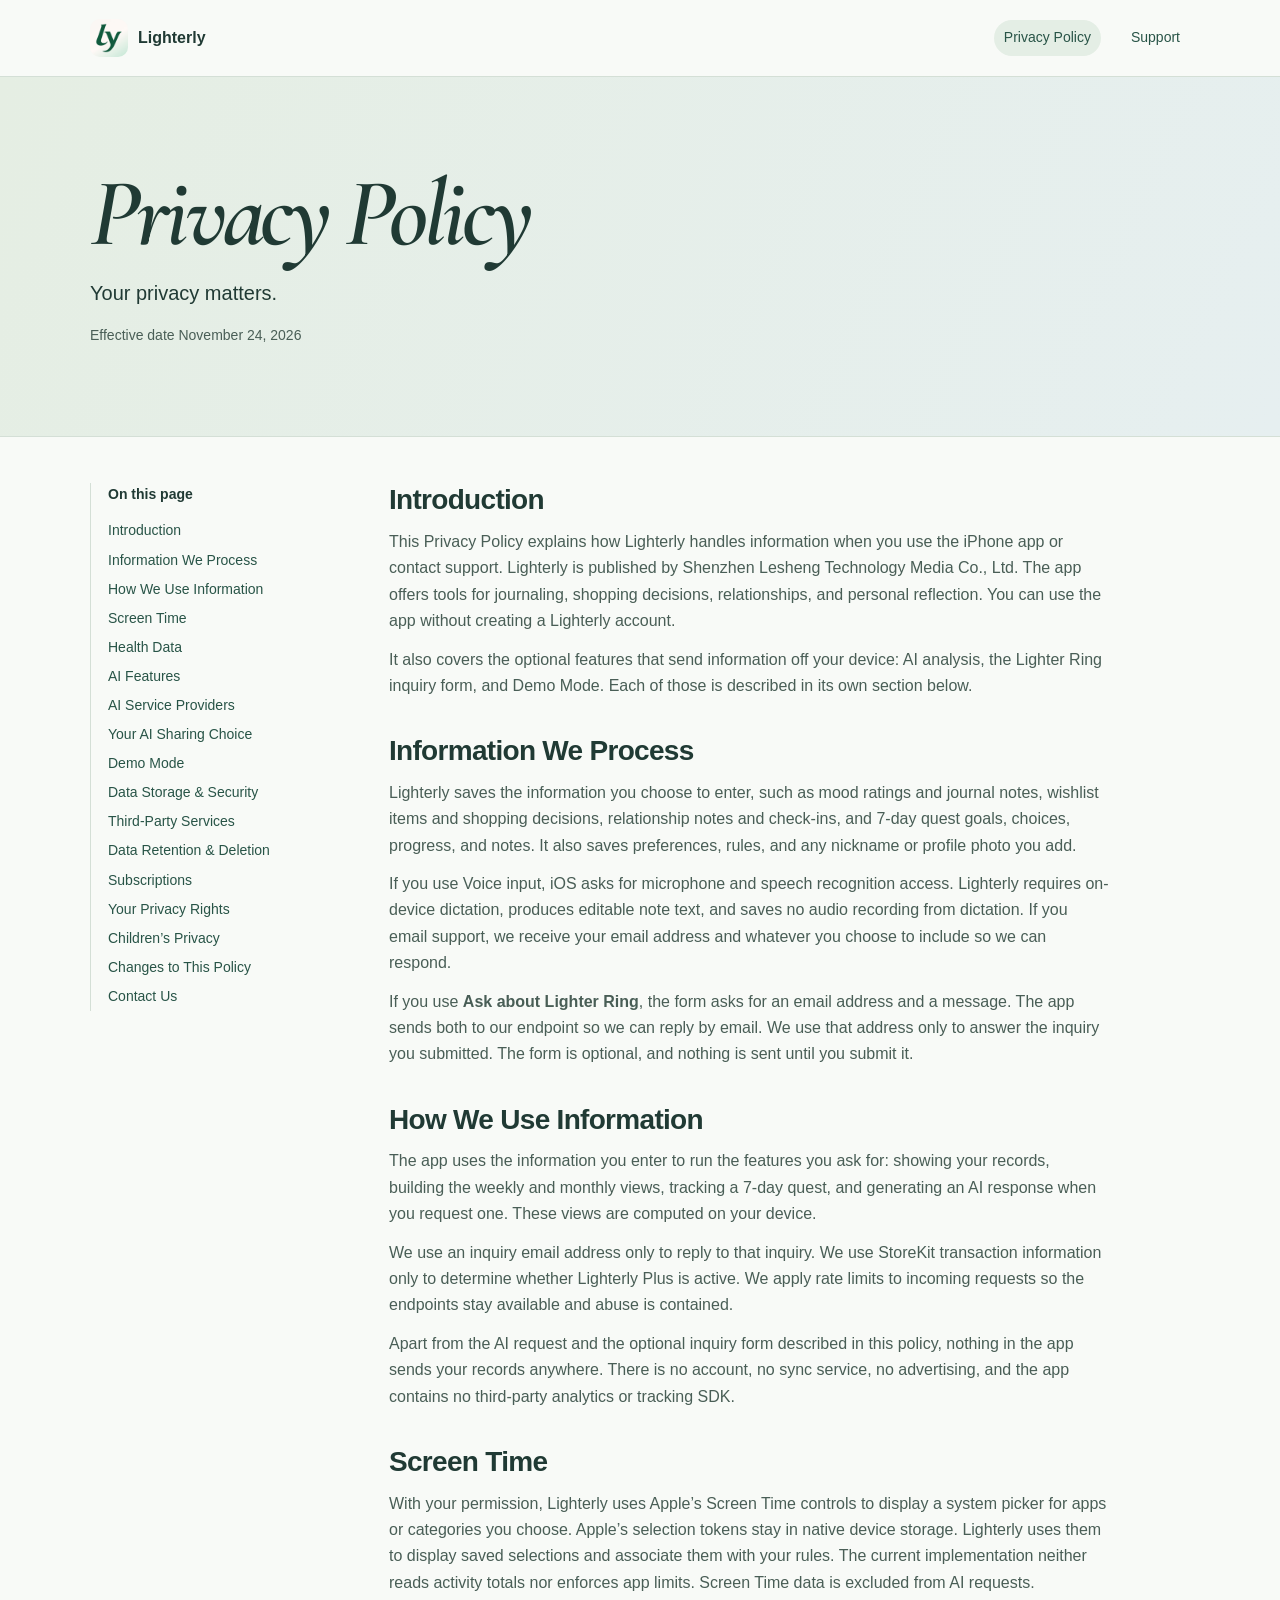
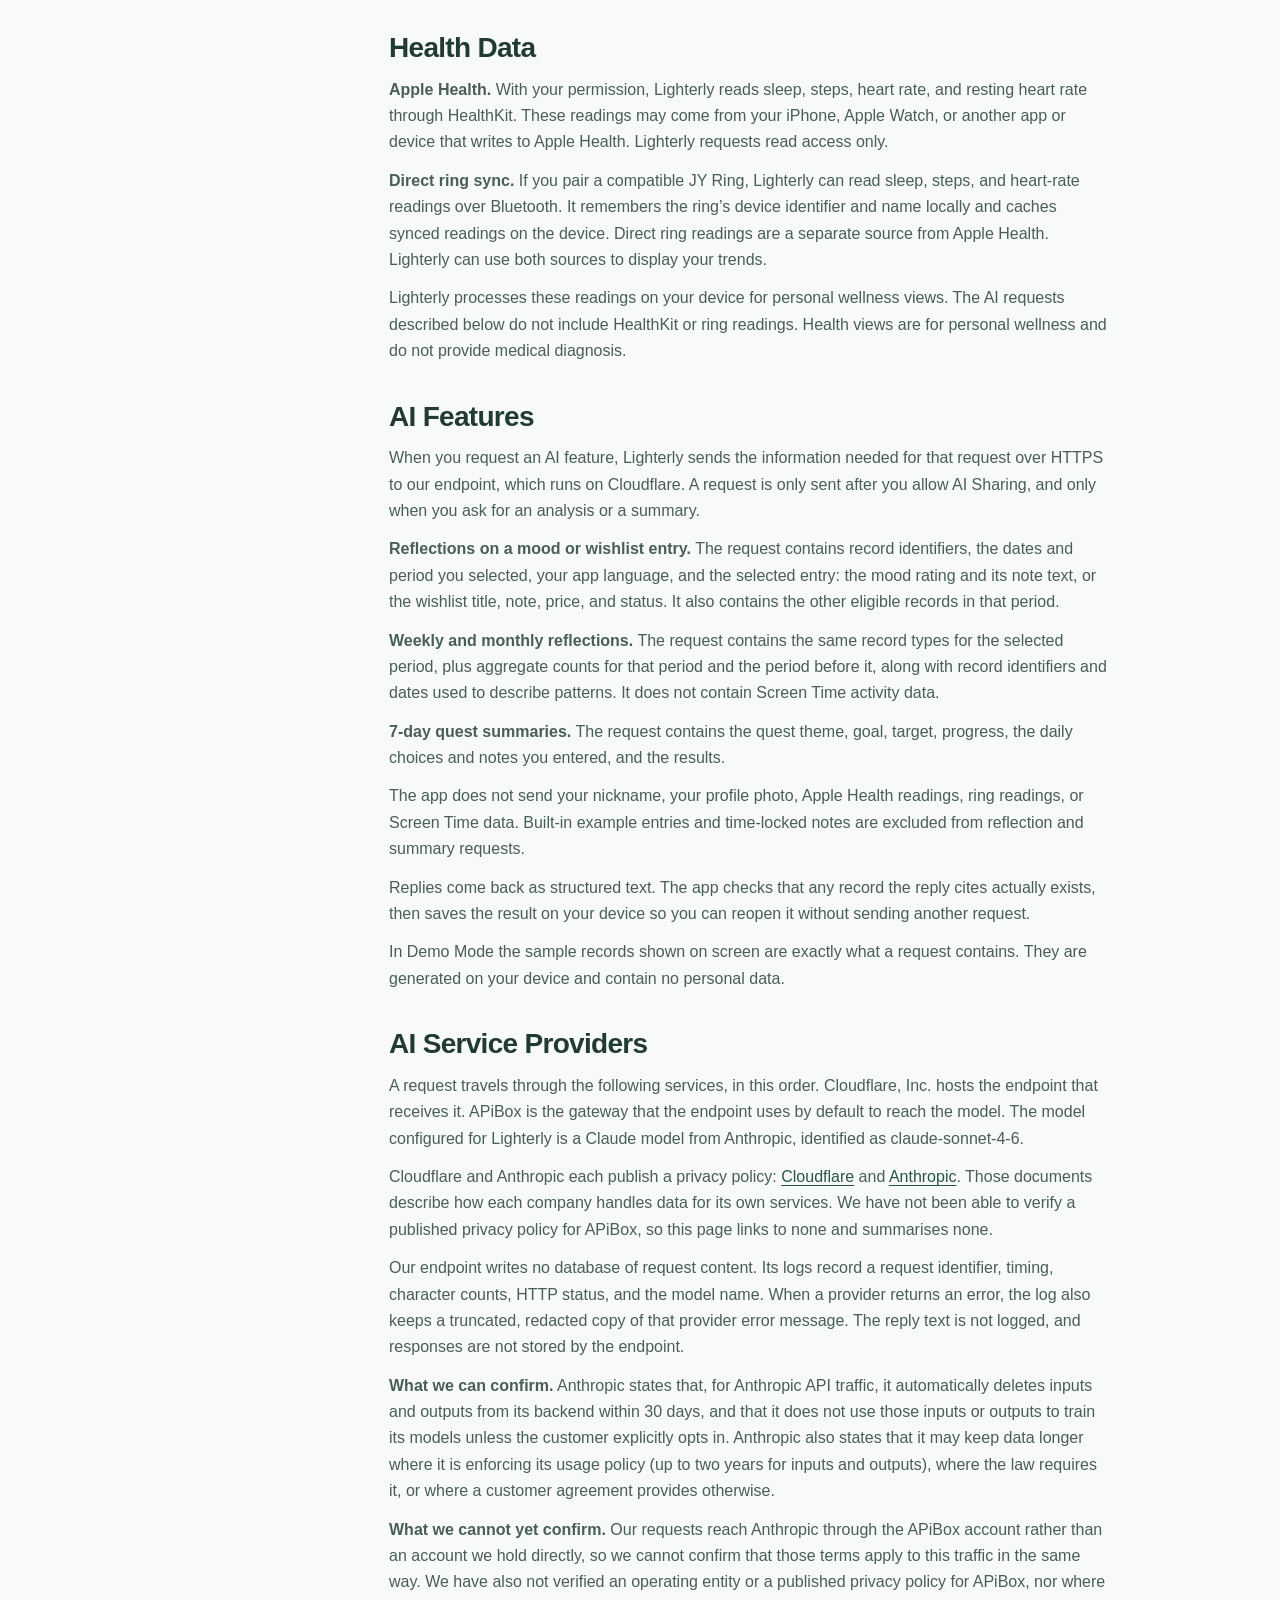
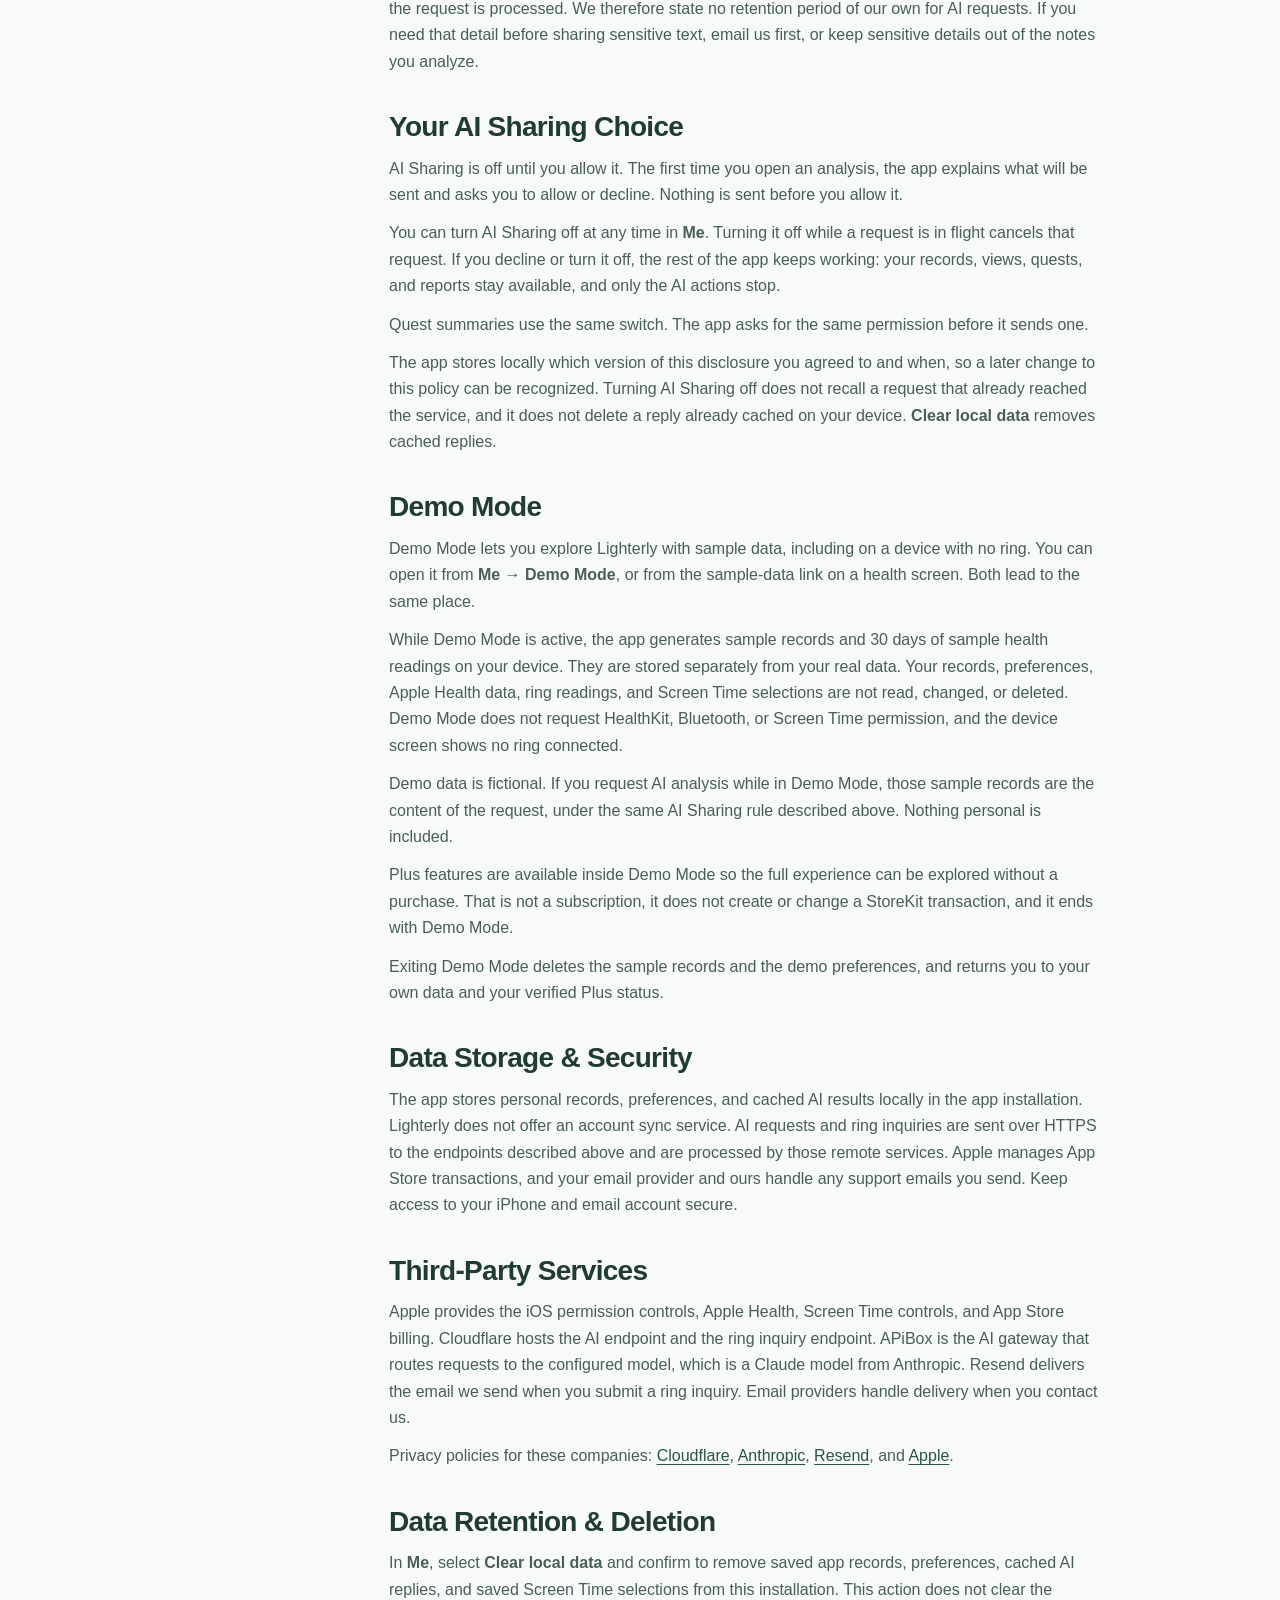
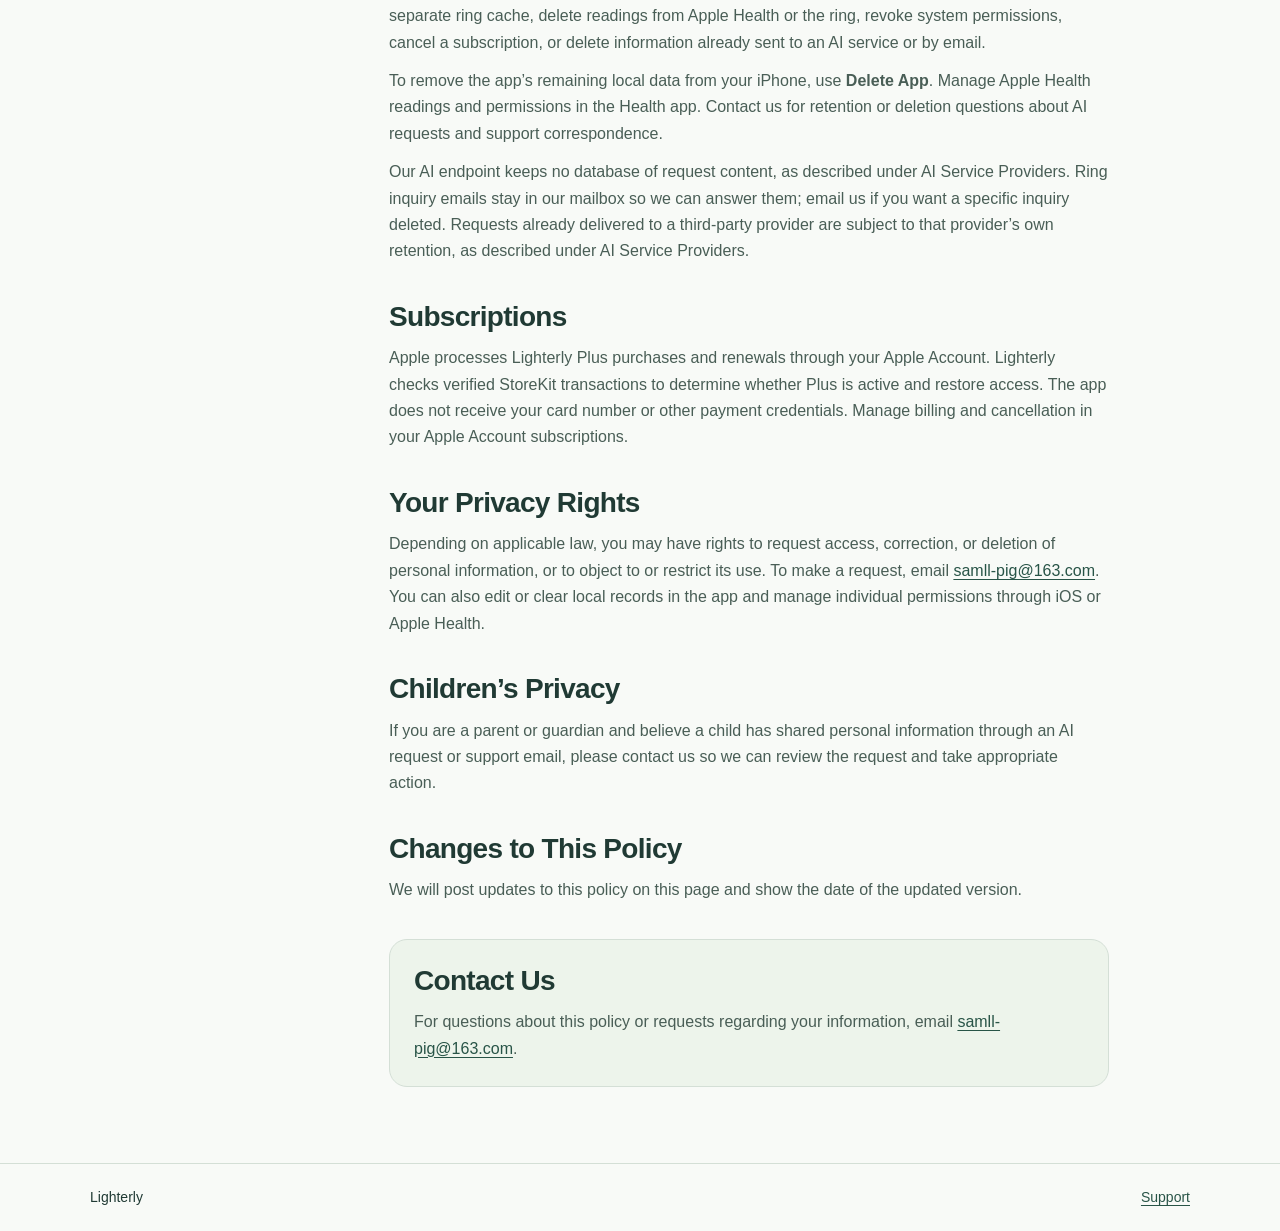
<file: legal-site/privacy.html>
<!doctype html>
<html lang="en-US">
<head>
  <meta charset="utf-8">
  <meta name="viewport" content="width=device-width, initial-scale=1">
  <meta name="description" content="Your privacy matters.">
  <title>Privacy Policy | Lighterly</title>
  <link rel="icon" href="assets/lighterly.png" type="image/png">
  <link rel="stylesheet" href="styles.css">
</head>
<body>
  <a class="skip" href="#main">Skip to content</a>
  <header class="top">
    <div class="wrap">
      <a class="brand" href="support.html"><img src="assets/lighterly.png" alt="" width="38" height="38">Lighterly</a>
      <nav aria-label="Main navigation"><a href="privacy.html" aria-current="page">Privacy Policy</a> <a href="support.html">Support</a></nav>
    </div>
  </header>
  <main id="main" tabindex="-1">
    <div class="hero"><div class="wrap">
      <h1>Privacy Policy</h1>
      <p>Your privacy matters.</p>
      <p class="date">Effective date <time datetime="2026-11-24">November 24, 2026</time></p>
    </div></div>
    <div class="wrap layout">
      <nav class="contents" aria-labelledby="contents-heading">
        <h2 id="contents-heading">On this page</h2>
        <ul>
          <li><a href="#introduction">Introduction</a></li>
          <li><a href="#information">Information We Process</a></li>
          <li><a href="#use">How We Use Information</a></li>
          <li><a href="#screen-time">Screen Time</a></li>
          <li><a href="#health">Health Data</a></li>
          <li><a href="#ai">AI Features</a></li>
          <li><a href="#providers">AI Service Providers</a></li>
          <li><a href="#ai-choice">Your AI Sharing Choice</a></li>
          <li><a href="#demo">Demo Mode</a></li>
          <li><a href="#storage">Data Storage &amp; Security</a></li>
          <li><a href="#services">Third-Party Services</a></li>
          <li><a href="#retention">Data Retention &amp; Deletion</a></li>
          <li><a href="#subscriptions">Subscriptions</a></li>
          <li><a href="#rights">Your Privacy Rights</a></li>
          <li><a href="#children">Children’s Privacy</a></li>
          <li><a href="#changes">Changes to This Policy</a></li>
          <li><a href="#contact">Contact Us</a></li>
        </ul>
      </nav>
      <article aria-label="Privacy policy">
        <section id="introduction">
<h2>Introduction</h2>
<p>This Privacy Policy explains how Lighterly handles information when you use the iPhone app or contact support. Lighterly is published by Shenzhen Lesheng Technology Media Co., Ltd. The app offers tools for journaling, shopping decisions, relationships, and personal reflection. You can use the app without creating a Lighterly account.</p>
<p>It also covers the optional features that send information off your device: AI analysis, the Lighter Ring inquiry form, and Demo Mode. Each of those is described in its own section below.</p>
</section>
<section id="information">
<h2>Information We Process</h2>
<p>Lighterly saves the information you choose to enter, such as mood ratings and journal notes, wishlist items and shopping decisions, relationship notes and check-ins, and 7-day quest goals, choices, progress, and notes. It also saves preferences, rules, and any nickname or profile photo you add.</p><p>If you use Voice input, iOS asks for microphone and speech recognition access. Lighterly requires on-device dictation, produces editable note text, and saves no audio recording from dictation. If you email support, we receive your email address and whatever you choose to include so we can respond.</p>
<p>If you use <strong>Ask about Lighter Ring</strong>, the form asks for an email address and a message. The app sends both to our endpoint so we can reply by email. We use that address only to answer the inquiry you submitted. The form is optional, and nothing is sent until you submit it.</p>
</section>
<section id="use">
<h2>How We Use Information</h2>
<p>The app uses the information you enter to run the features you ask for: showing your records, building the weekly and monthly views, tracking a 7-day quest, and generating an AI response when you request one. These views are computed on your device.</p>
<p>We use an inquiry email address only to reply to that inquiry. We use StoreKit transaction information only to determine whether Lighterly Plus is active. We apply rate limits to incoming requests so the endpoints stay available and abuse is contained.</p>
<p>Apart from the AI request and the optional inquiry form described in this policy, nothing in the app sends your records anywhere. There is no account, no sync service, no advertising, and the app contains no third-party analytics or tracking SDK.</p>
</section>
<section id="screen-time">
<h2>Screen Time</h2>
<p>With your permission, Lighterly uses Apple’s Screen Time controls to display a system picker for apps or categories you choose. Apple’s selection tokens stay in native device storage. Lighterly uses them to display saved selections and associate them with your rules. The current implementation neither reads activity totals nor enforces app limits. Screen Time data is excluded from AI requests.</p>
</section>
<section id="health">
<h2>Health Data</h2>
<p><strong>Apple Health.</strong> With your permission, Lighterly reads sleep, steps, heart rate, and resting heart rate through HealthKit. These readings may come from your iPhone, Apple Watch, or another app or device that writes to Apple Health. Lighterly requests read access only.</p><p><strong>Direct ring sync.</strong> If you pair a compatible JY Ring, Lighterly can read sleep, steps, and heart-rate readings over Bluetooth. It remembers the ring’s device identifier and name locally and caches synced readings on the device. Direct ring readings are a separate source from Apple Health. Lighterly can use both sources to display your trends.</p><p>Lighterly processes these readings on your device for personal wellness views. The AI requests described below do not include HealthKit or ring readings. Health views are for personal wellness and do not provide medical diagnosis.</p>
</section>
<section id="ai">
<h2>AI Features</h2>
<p>When you request an AI feature, Lighterly sends the information needed for that request over HTTPS to our endpoint, which runs on Cloudflare. A request is only sent after you allow AI Sharing, and only when you ask for an analysis or a summary.</p>
<p><strong>Reflections on a mood or wishlist entry.</strong> The request contains record identifiers, the dates and period you selected, your app language, and the selected entry: the mood rating and its note text, or the wishlist title, note, price, and status. It also contains the other eligible records in that period.</p>
<p><strong>Weekly and monthly reflections.</strong> The request contains the same record types for the selected period, plus aggregate counts for that period and the period before it, along with record identifiers and dates used to describe patterns. It does not contain Screen Time activity data.</p>
<p><strong>7-day quest summaries.</strong> The request contains the quest theme, goal, target, progress, the daily choices and notes you entered, and the results.</p>
<p>The app does not send your nickname, your profile photo, Apple Health readings, ring readings, or Screen Time data. Built-in example entries and time-locked notes are excluded from reflection and summary requests.</p>
<p>Replies come back as structured text. The app checks that any record the reply cites actually exists, then saves the result on your device so you can reopen it without sending another request.</p>
<p>In Demo Mode the sample records shown on screen are exactly what a request contains. They are generated on your device and contain no personal data.</p>
</section>
<section id="providers">
<h2>AI Service Providers</h2>
<p>A request travels through the following services, in this order. Cloudflare, Inc. hosts the endpoint that receives it. APiBox is the gateway that the endpoint uses by default to reach the model. The model configured for Lighterly is a Claude model from Anthropic, identified as claude-sonnet-4-6.</p>
<p>Cloudflare and Anthropic each publish a privacy policy: <a href="https://www.cloudflare.com/privacypolicy/">Cloudflare</a> and <a href="https://www.anthropic.com/legal/privacy">Anthropic</a>. Those documents describe how each company handles data for its own services. We have not been able to verify a published privacy policy for APiBox, so this page links to none and summarises none.</p>
<p>Our endpoint writes no database of request content. Its logs record a request identifier, timing, character counts, HTTP status, and the model name. When a provider returns an error, the log also keeps a truncated, redacted copy of that provider error message. The reply text is not logged, and responses are not stored by the endpoint.</p>
<p><strong>What we can confirm.</strong> Anthropic states that, for Anthropic API traffic, it automatically deletes inputs and outputs from its backend within 30 days, and that it does not use those inputs or outputs to train its models unless the customer explicitly opts in. Anthropic also states that it may keep data longer where it is enforcing its usage policy (up to two years for inputs and outputs), where the law requires it, or where a customer agreement provides otherwise.</p>
<p><strong>What we cannot yet confirm.</strong> Our requests reach Anthropic through the APiBox account rather than an account we hold directly, so we cannot confirm that those terms apply to this traffic in the same way. We have also not verified an operating entity or a published privacy policy for APiBox, nor where the request is processed. We therefore state no retention period of our own for AI requests. If you need that detail before sharing sensitive text, email us first, or keep sensitive details out of the notes you analyze.</p>
</section>
<section id="ai-choice">
<h2>Your AI Sharing Choice</h2>
<p>AI Sharing is off until you allow it. The first time you open an analysis, the app explains what will be sent and asks you to allow or decline. Nothing is sent before you allow it.</p>
<p>You can turn AI Sharing off at any time in <strong>Me</strong>. Turning it off while a request is in flight cancels that request. If you decline or turn it off, the rest of the app keeps working: your records, views, quests, and reports stay available, and only the AI actions stop.</p>
<p>Quest summaries use the same switch. The app asks for the same permission before it sends one.</p>
<p>The app stores locally which version of this disclosure you agreed to and when, so a later change to this policy can be recognized. Turning AI Sharing off does not recall a request that already reached the service, and it does not delete a reply already cached on your device. <strong>Clear local data</strong> removes cached replies.</p>
</section>
<section id="demo">
<h2>Demo Mode</h2>
<p>Demo Mode lets you explore Lighterly with sample data, including on a device with no ring. You can open it from <strong>Me</strong> → <strong>Demo Mode</strong>, or from the sample-data link on a health screen. Both lead to the same place.</p>
<p>While Demo Mode is active, the app generates sample records and 30 days of sample health readings on your device. They are stored separately from your real data. Your records, preferences, Apple Health data, ring readings, and Screen Time selections are not read, changed, or deleted. Demo Mode does not request HealthKit, Bluetooth, or Screen Time permission, and the device screen shows no ring connected.</p>
<p>Demo data is fictional. If you request AI analysis while in Demo Mode, those sample records are the content of the request, under the same AI Sharing rule described above. Nothing personal is included.</p>
<p>Plus features are available inside Demo Mode so the full experience can be explored without a purchase. That is not a subscription, it does not create or change a StoreKit transaction, and it ends with Demo Mode.</p>
<p>Exiting Demo Mode deletes the sample records and the demo preferences, and returns you to your own data and your verified Plus status.</p>
</section>
<section id="storage">
<h2>Data Storage &amp; Security</h2>
<p>The app stores personal records, preferences, and cached AI results locally in the app installation. Lighterly does not offer an account sync service. AI requests and ring inquiries are sent over HTTPS to the endpoints described above and are processed by those remote services. Apple manages App Store transactions, and your email provider and ours handle any support emails you send. Keep access to your iPhone and email account secure.</p>
</section>
<section id="services">
<h2>Third-Party Services</h2>
<p>Apple provides the iOS permission controls, Apple Health, Screen Time controls, and App Store billing. Cloudflare hosts the AI endpoint and the ring inquiry endpoint. APiBox is the AI gateway that routes requests to the configured model, which is a Claude model from Anthropic. Resend delivers the email we send when you submit a ring inquiry. Email providers handle delivery when you contact us.</p>
<p>Privacy policies for these companies: <a href="https://www.cloudflare.com/privacypolicy/">Cloudflare</a>, <a href="https://www.anthropic.com/legal/privacy">Anthropic</a>, <a href="https://resend.com/legal/privacy-policy">Resend</a>, and <a href="https://www.apple.com/legal/privacy/">Apple</a>.</p>
</section>
<section id="retention">
<h2>Data Retention &amp; Deletion</h2>
<p>In <strong>Me</strong>, select <strong>Clear local data</strong> and confirm to remove saved app records, preferences, cached AI replies, and saved Screen Time selections from this installation. This action does not clear the separate ring cache, delete readings from Apple Health or the ring, revoke system permissions, cancel a subscription, or delete information already sent to an AI service or by email.</p><p>To remove the app’s remaining local data from your iPhone, use <strong>Delete App</strong>. Manage Apple Health readings and permissions in the Health app. Contact us for retention or deletion questions about AI requests and support correspondence.</p>
<p>Our AI endpoint keeps no database of request content, as described under AI Service Providers. Ring inquiry emails stay in our mailbox so we can answer them; email us if you want a specific inquiry deleted. Requests already delivered to a third-party provider are subject to that provider’s own retention, as described under AI Service Providers.</p>
</section>
<section id="subscriptions">
<h2>Subscriptions</h2>
<p>Apple processes Lighterly Plus purchases and renewals through your Apple Account. Lighterly checks verified StoreKit transactions to determine whether Plus is active and restore access. The app does not receive your card number or other payment credentials. Manage billing and cancellation in your Apple Account subscriptions.</p>
</section>
<section id="rights">
<h2>Your Privacy Rights</h2>
<p>Depending on applicable law, you may have rights to request access, correction, or deletion of personal information, or to object to or restrict its use. To make a request, email <a href="mailto:samll-pig@163.com">samll-pig@163.com</a>. You can also edit or clear local records in the app and manage individual permissions through iOS or Apple Health.</p>
</section>
<section id="children">
<h2>Children’s Privacy</h2>
<p>If you are a parent or guardian and believe a child has shared personal information through an AI request or support email, please contact us so we can review the request and take appropriate action.</p>
</section>
<section id="changes">
<h2>Changes to This Policy</h2>
<p>We will post updates to this policy on this page and show the date of the updated version.</p>
</section>
<section id="contact" class="contact">
<h2>Contact Us</h2>
<p>For questions about this policy or requests regarding your information, email <a href="mailto:samll-pig@163.com">samll-pig@163.com</a>.</p>
</section>
      </article>
    </div>
  </main>
  <footer><div class="wrap"><span>Lighterly</span><a href="support.html">Support</a></div></footer>
</body>
</html>
</file>
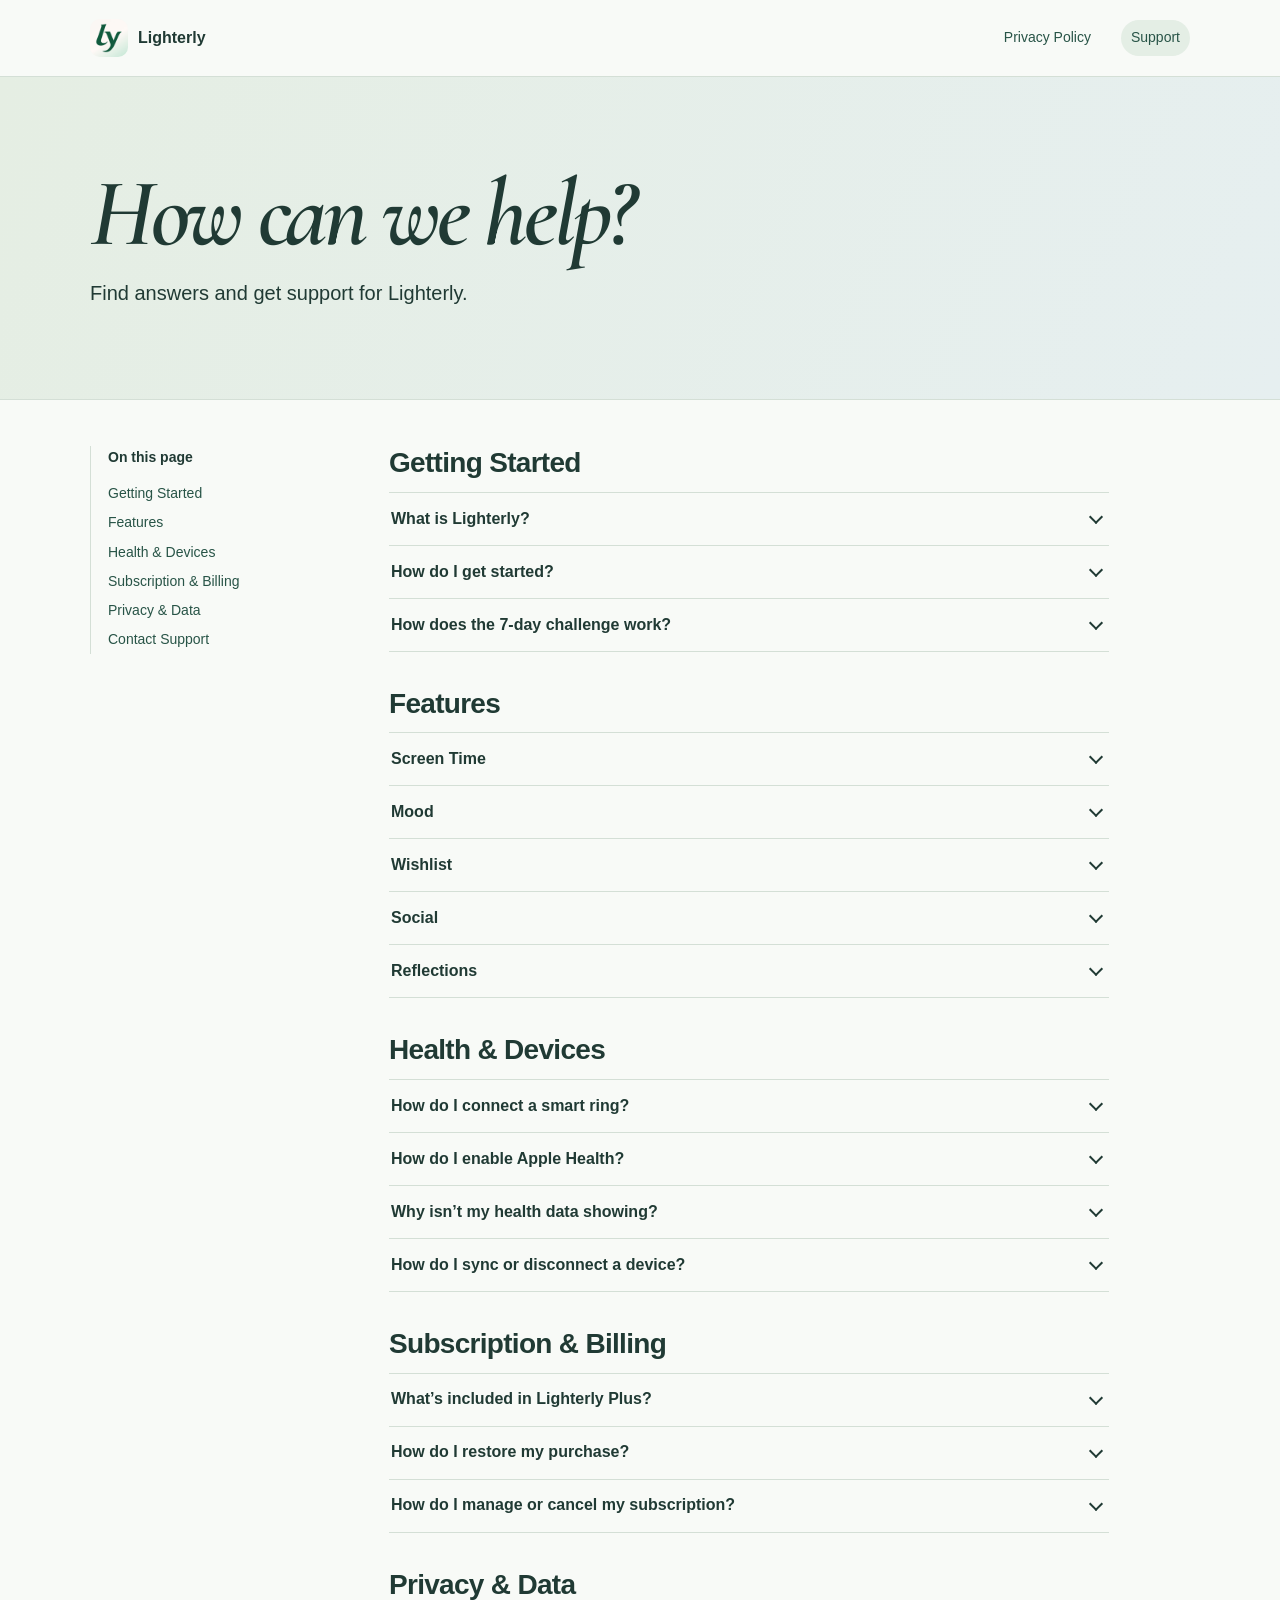
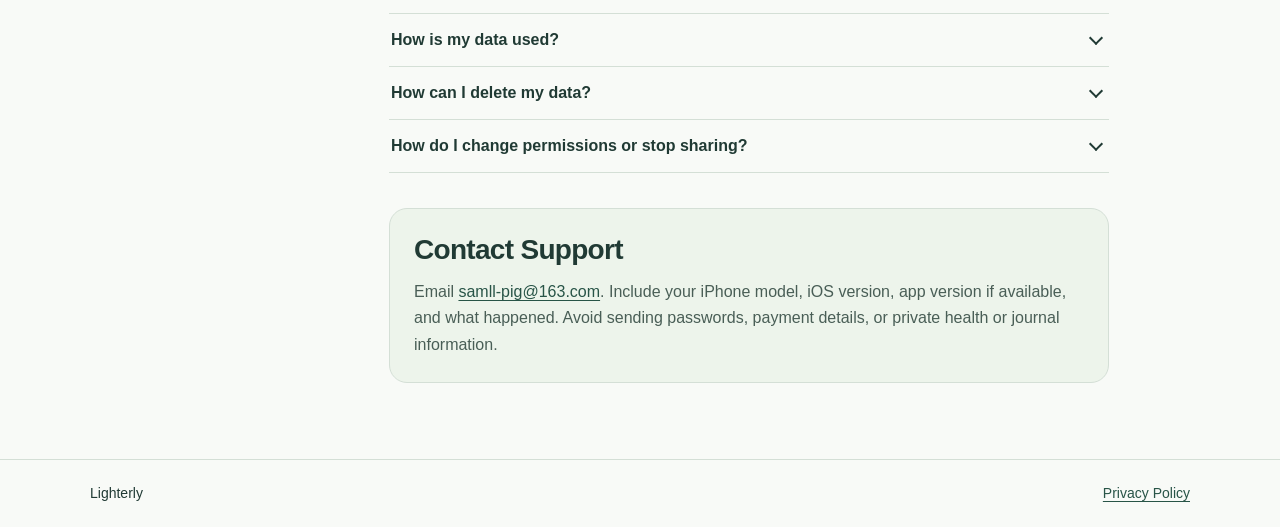
<file: legal-site/support.html>
<!doctype html>
<html lang="en-US">
<head>
  <meta charset="utf-8">
  <meta name="viewport" content="width=device-width, initial-scale=1">
  <meta name="description" content="Find answers and get support for Lighterly.">
  <title>Support | Lighterly</title>
  <link rel="icon" href="assets/lighterly.png" type="image/png">
  <link rel="stylesheet" href="styles.css">
</head>
<body>
  <a class="skip" href="#main">Skip to content</a>
  <header class="top">
    <div class="wrap">
      <a class="brand" href="support.html"><img src="assets/lighterly.png" alt="" width="38" height="38">Lighterly</a>
      <nav aria-label="Main navigation"><a href="privacy.html">Privacy Policy</a> <a href="support.html" aria-current="page">Support</a></nav>
    </div>
  </header>
  <main id="main" tabindex="-1">
    <div class="hero"><div class="wrap">
      <h1>How can we help?</h1>
      <p>Find answers and get support for Lighterly.</p>
      
    </div></div>
    <div class="wrap layout">
      <nav class="contents" aria-labelledby="contents-heading">
        <h2 id="contents-heading">On this page</h2>
        <ul><li><a href="#getting-started">Getting Started</a></li><li><a href="#features">Features</a></li><li><a href="#health">Health &amp; Devices</a></li><li><a href="#billing">Subscription &amp; Billing</a></li><li><a href="#privacy">Privacy &amp; Data</a></li><li><a href="#contact">Contact Support</a></li></ul>
      </nav>
      <article aria-label="Support topics">
        <section id="getting-started">
<h2>Getting Started</h2>
<details><summary>What is Lighterly?</summary><p>Lighterly is an iPhone app for pausing, journaling, and noticing patterns in your habits and decisions. You can use the core tools without a Lighterly account.</p></details><details><summary>How do I get started?</summary><p>Open <strong>Today</strong> and choose the area you want to explore. Try a mood check-in, save something to your Wishlist, or start a quest. Grant permissions when you want to use features that need them.</p></details><details><summary>How does the 7-day challenge work?</summary><p>Choose a free 7-day quest and follow one small action per day. You can record whether you completed, attempted, or skipped an action. At the end, review your saved steps. Plus adds an optional AI summary.</p></details>
</section>
<section id="features">
<h2>Features</h2>
<details><summary>Screen Time</summary><p>On a supported iPhone, grant Screen Time access and use Apple’s picker to choose apps or categories when setting up a rule. The current implementation saves rules for your reference. It does not block apps or display usage totals.</p></details><details><summary>Mood</summary><p>Log how you feel and add a note if you like. If Voice input is available for your language, you can dictate an editable note after granting microphone and speech recognition access.</p></details><details><summary>Wishlist</summary><p>Save something you’re considering buying and revisit the decision later. Use a purchase reflection to consider what you want and how the purchase fits your needs.</p></details><details><summary>Social</summary><p>Use <strong>Connections</strong> to log personal notes and reflect on your relationships.</p></details><details><summary>Reflections</summary><p>Open <strong>Insights</strong> to review recent patterns. Plus members can request AI reflections with an internet connection. For more information about what is shared, see the <a href='privacy.html#ai'>AI Features section</a>.</p></details>
</section>
<section id="health">
<h2>Health &amp; Devices</h2>
<details><summary>How do I connect a smart ring?</summary><p>In <strong>My Devices</strong>, tap <strong>Find ring</strong>. Keep a charged, compatible JY Ring near your iPhone, allow Bluetooth access, and select the ring. Confirm pairing if iOS asks. For other rings that support Apple Health, use the ring maker’s app to write readings to Apple Health.</p></details><details><summary>How do I enable Apple Health?</summary><p>In <strong>My Devices</strong>, tap <strong>Enable Apple Health</strong> and allow Lighterly to read the categories you want to see. You can manage access in the Health app under your profile and the list of apps with Health access.</p></details><details><summary>Why isn’t my health data showing?</summary><p>Check that the readings are available for the dates you’re viewing. For Apple Health, check the readings in Health and confirm Lighterly’s read permissions. For direct ring sync, keep the ring nearby and charged, check Bluetooth, and make sure the ring is connected.</p></details><details><summary>How do I sync or disconnect a device?</summary><p>Keep the ring nearby and connected to allow it to sync. You can also use the sync control on the health report. To remove a paired ring from Lighterly, open <strong>My Devices</strong>, choose <strong>Remove ring</strong>, and confirm. Previously synced ring data may remain on the phone. To disconnect Apple Health, manage Lighterly’s read access in the Health app.</p></details>
</section>
<section id="billing">
<h2>Subscription &amp; Billing</h2>
<details><summary>What’s included in Lighterly Plus?</summary><p>Plus includes AI reflections and personalized AI quest summaries. The Plus screen shows available subscriptions and App Store prices for your region.</p></details><details><summary>How do I restore my purchase?</summary><p>Open <strong>Me</strong>, select <strong>Explore Lighterly Plus</strong>, and tap <strong>Restore Purchases</strong>. Use the Apple Account you originally subscribed with.</p></details><details><summary>How do I manage or cancel my subscription?</summary><p>On iPhone, open <strong>Settings</strong>, tap your name, select <strong>Subscriptions</strong>, and choose <strong>Lighterly Plus</strong>. Deleting Lighterly does not cancel your subscription. See <a href='https://support.apple.com/en-us/118428'>Apple’s cancellation instructions</a>.</p></details>
</section>
<section id="privacy">
<h2>Privacy &amp; Data</h2>
<details><summary>How is my data used?</summary><p>Lighterly keeps core records on your device and uses remote processing for requested AI features. Read the <a href='privacy.html'>Privacy Policy</a> for details on the information used and your choices.</p></details><details><summary>How can I delete my data?</summary><p>Open <strong>Me</strong>, tap <strong>Clear local data</strong>, and confirm. To remove the app’s remaining local data, use <strong>Delete App</strong> in iOS. See <a href='privacy.html#retention'>Data Retention &amp; Deletion</a> for what each option covers.</p></details><details><summary>How do I change permissions or stop sharing?</summary><p>Use <strong>AI Sharing</strong> in <strong>Me</strong> to turn off sharing for AI reflections. Skip the AI quest summary if you want to keep quest details on your device. Manage Apple Health access in Health and Screen Time, Bluetooth, microphone, speech recognition, and notifications through iOS settings.</p></details>
</section>
<section id="contact" class="contact">
<h2>Contact Support</h2>
<p>Email <a href="mailto:samll-pig@163.com">samll-pig@163.com</a>. Include your iPhone model, iOS version, app version if available, and what happened. Avoid sending passwords, payment details, or private health or journal information.</p>
</section>
      </article>
    </div>
  </main>
  <footer><div class="wrap"><span>Lighterly</span><a href="privacy.html">Privacy Policy</a></div></footer>
</body>
</html>
</file>
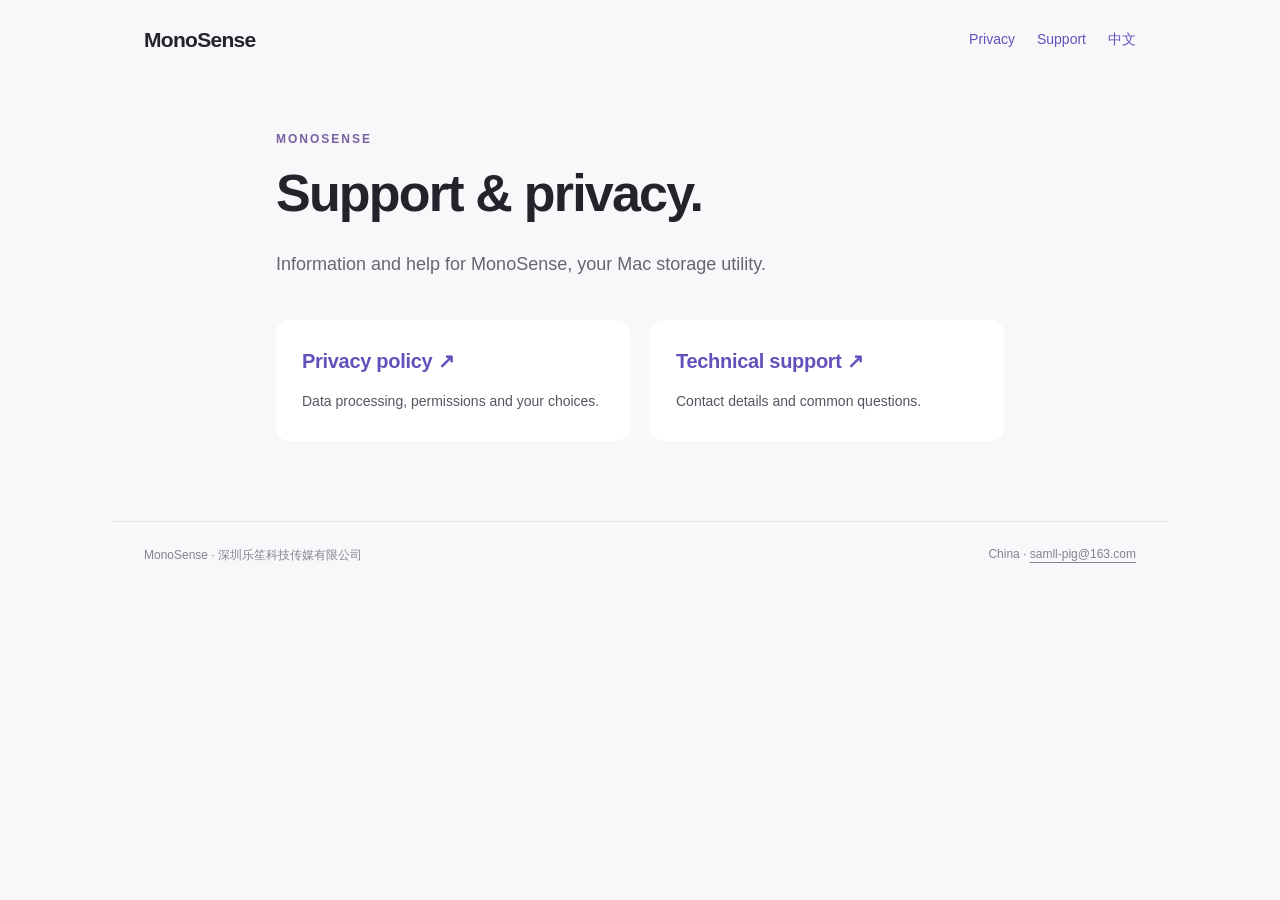
<file: macsence/index-en.html>
<!doctype html>
<html lang="en"><head><meta charset="utf-8"><meta name="viewport" content="width=device-width,initial-scale=1"><meta name="robots" content="noindex,nofollow"><meta name="description" content="Support &amp; privacy · MonoSense · 深圳乐笙科技传媒有限公司"><title>Support &amp; privacy — MonoSense</title><link rel="stylesheet" href="styles.css"></head><body><a class="skip" href="#main">Skip to content</a><header><a href="index-en.html" aria-label="MonoSense">MonoSense</a><nav aria-label="Main navigation"><a href="privacy-en.html">Privacy</a><a href="support-en.html">Support</a><a href="index.html" lang="zh-CN" hreflang="zh-CN">中文</a></nav></header><main id="main"><div class="eyebrow">MONOSENSE</div><h1>Support & privacy.</h1><p class="lead">Information and help for MonoSense, your Mac storage utility.</p><div class="cards"><a href="privacy-en.html"><h2>Privacy policy ↗</h2><p>Data processing, permissions and your choices.</p></a><a href="support-en.html"><h2>Technical support ↗</h2><p>Contact details and common questions.</p></a></div></main><footer><span>MonoSense · 深圳乐笙科技传媒有限公司</span><span>China · <a href="mailto:samll-pig@163.com">samll-pig@163.com</a></span></footer></body></html>
</file>
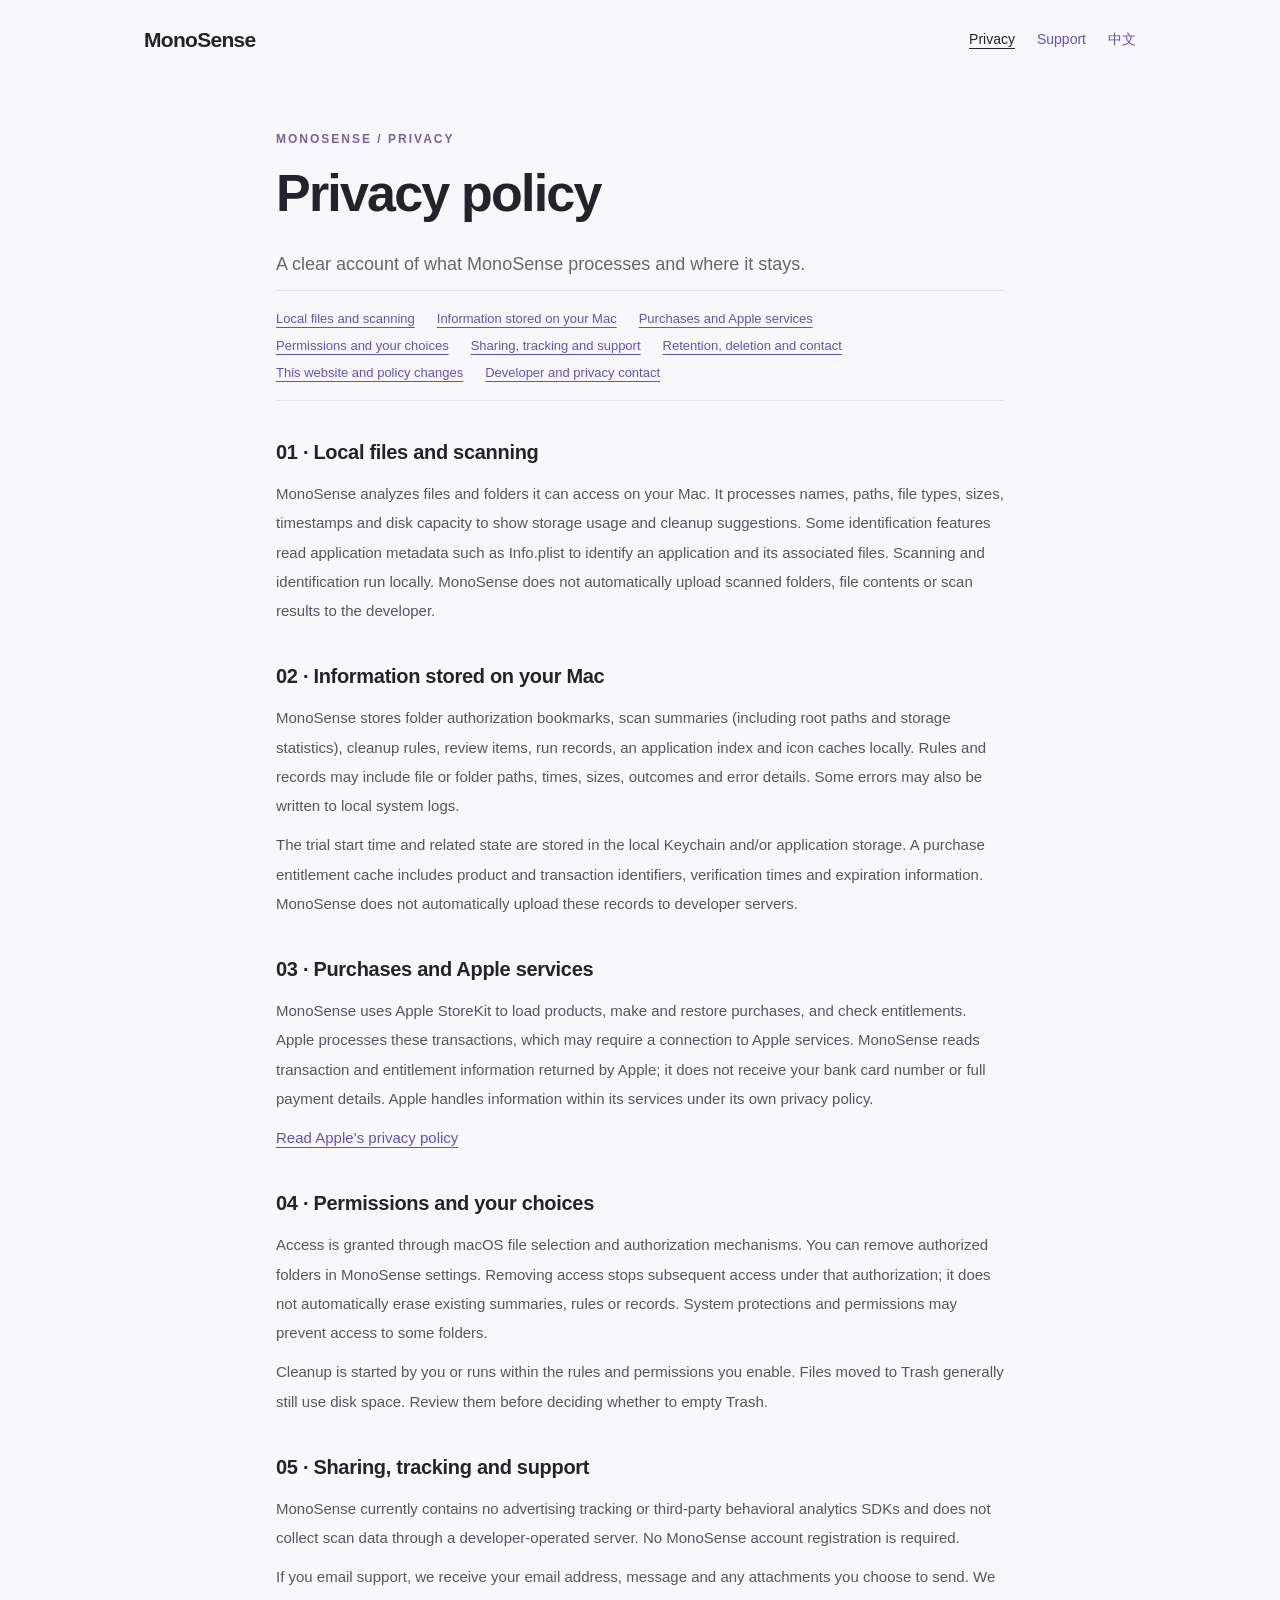
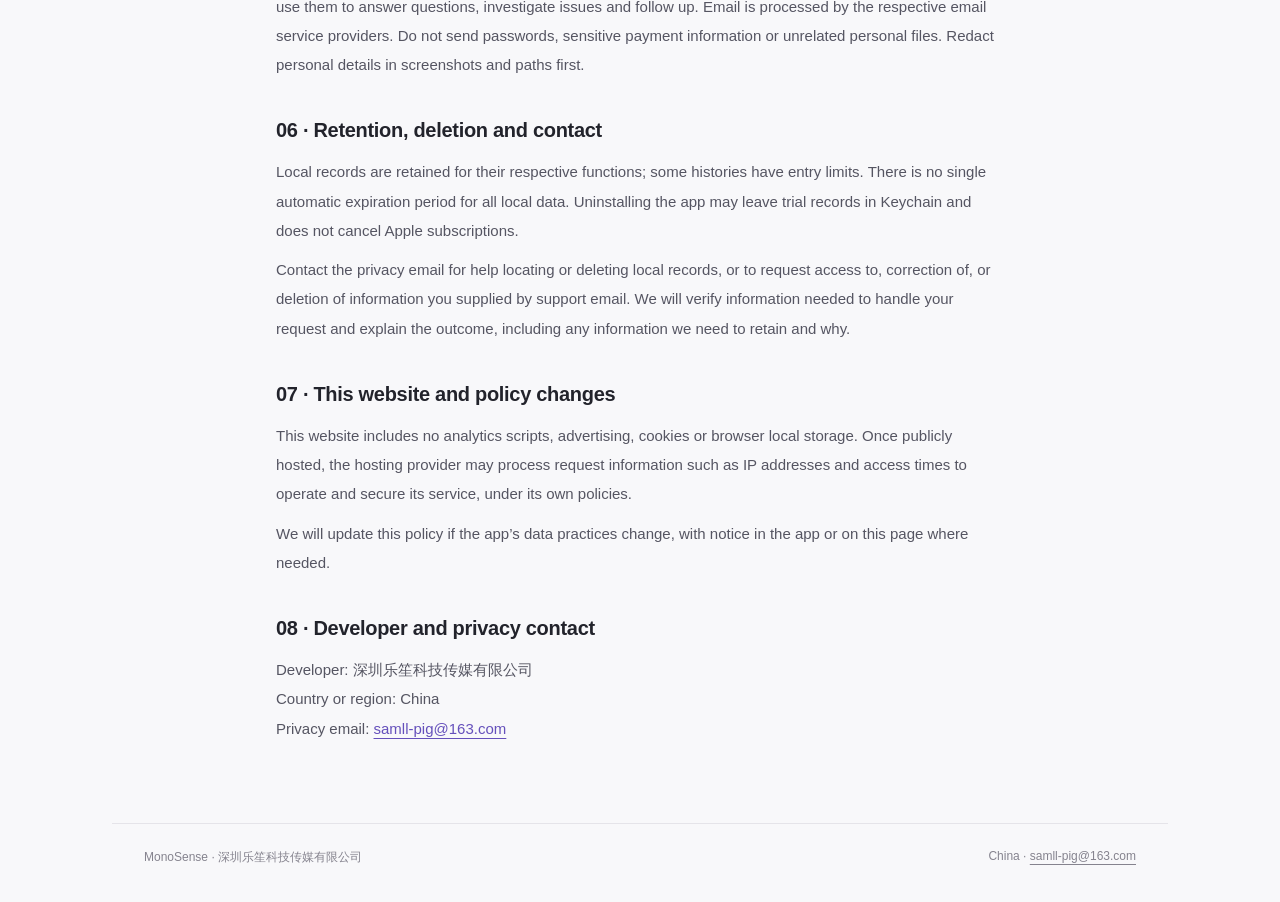
<file: macsence/privacy-en.html>
<!doctype html>
<html lang="en"><head><meta charset="utf-8"><meta name="viewport" content="width=device-width,initial-scale=1"><meta name="robots" content="noindex,nofollow"><meta name="description" content="Privacy policy · MonoSense · 深圳乐笙科技传媒有限公司"><title>Privacy policy — MonoSense</title><link rel="stylesheet" href="styles.css"></head><body><a class="skip" href="#main">Skip to content</a><header><a href="index-en.html" aria-label="MonoSense">MonoSense</a><nav aria-label="Main navigation"><a href="privacy-en.html" aria-current="page">Privacy</a><a href="support-en.html">Support</a><a href="privacy.html" lang="zh-CN" hreflang="zh-CN">中文</a></nav></header><main id="main"><div class="eyebrow">MONOSENSE / PRIVACY</div><h1>Privacy policy</h1><p class="lead">A clear account of what MonoSense processes and where it stays.</p><div class="toc"><a href="#s1">Local files and scanning</a><a href="#s2">Information stored on your Mac</a><a href="#s3">Purchases and Apple services</a><a href="#s4">Permissions and your choices</a><a href="#s5">Sharing, tracking and support</a><a href="#s6">Retention, deletion and contact</a><a href="#s7">This website and policy changes</a><a href="#s8">Developer and privacy contact</a></div><section id="s1"><h2>01 · Local files and scanning</h2><p>MonoSense analyzes files and folders it can access on your Mac. It processes names, paths, file types, sizes, timestamps and disk capacity to show storage usage and cleanup suggestions. Some identification features read application metadata such as Info.plist to identify an application and its associated files. Scanning and identification run locally. MonoSense does not automatically upload scanned folders, file contents or scan results to the developer.</p></section><section id="s2"><h2>02 · Information stored on your Mac</h2><p>MonoSense stores folder authorization bookmarks, scan summaries (including root paths and storage statistics), cleanup rules, review items, run records, an application index and icon caches locally. Rules and records may include file or folder paths, times, sizes, outcomes and error details. Some errors may also be written to local system logs.<p>The trial start time and related state are stored in the local Keychain and/or application storage. A purchase entitlement cache includes product and transaction identifiers, verification times and expiration information. MonoSense does not automatically upload these records to developer servers.</p></p></section><section id="s3"><h2>03 · Purchases and Apple services</h2><p>MonoSense uses Apple StoreKit to load products, make and restore purchases, and check entitlements. Apple processes these transactions, which may require a connection to Apple services. MonoSense reads transaction and entitlement information returned by Apple; it does not receive your bank card number or full payment details. Apple handles information within its services under its own privacy policy.<p><a href="https://www.apple.com/legal/privacy/">Read Apple’s privacy policy</a></p></p></section><section id="s4"><h2>04 · Permissions and your choices</h2><p>Access is granted through macOS file selection and authorization mechanisms. You can remove authorized folders in MonoSense settings. Removing access stops subsequent access under that authorization; it does not automatically erase existing summaries, rules or records. System protections and permissions may prevent access to some folders.<p>Cleanup is started by you or runs within the rules and permissions you enable. Files moved to Trash generally still use disk space. Review them before deciding whether to empty Trash.</p></p></section><section id="s5"><h2>05 · Sharing, tracking and support</h2><p>MonoSense currently contains no advertising tracking or third-party behavioral analytics SDKs and does not collect scan data through a developer-operated server. No MonoSense account registration is required.<p>If you email support, we receive your email address, message and any attachments you choose to send. We use them to answer questions, investigate issues and follow up. Email is processed by the respective email service providers. Do not send passwords, sensitive payment information or unrelated personal files. Redact personal details in screenshots and paths first.</p></p></section><section id="s6"><h2>06 · Retention, deletion and contact</h2><p>Local records are retained for their respective functions; some histories have entry limits. There is no single automatic expiration period for all local data. Uninstalling the app may leave trial records in Keychain and does not cancel Apple subscriptions.<p>Contact the privacy email for help locating or deleting local records, or to request access to, correction of, or deletion of information you supplied by support email. We will verify information needed to handle your request and explain the outcome, including any information we need to retain and why.</p></p></section><section id="s7"><h2>07 · This website and policy changes</h2><p>This website includes no analytics scripts, advertising, cookies or browser local storage. Once publicly hosted, the hosting provider may process request information such as IP addresses and access times to operate and secure its service, under its own policies.<p>We will update this policy if the app’s data practices change, with notice in the app or on this page where needed. </p></p></section><section id="s8"><h2>08 · Developer and privacy contact</h2><p>Developer: 深圳乐笙科技传媒有限公司<br>Country or region: China<br>Privacy email: <a href="mailto:samll-pig@163.com">samll-pig@163.com</a></p></section></main><footer><span>MonoSense · 深圳乐笙科技传媒有限公司</span><span>China · <a href="mailto:samll-pig@163.com">samll-pig@163.com</a></span></footer></body></html>
</file>
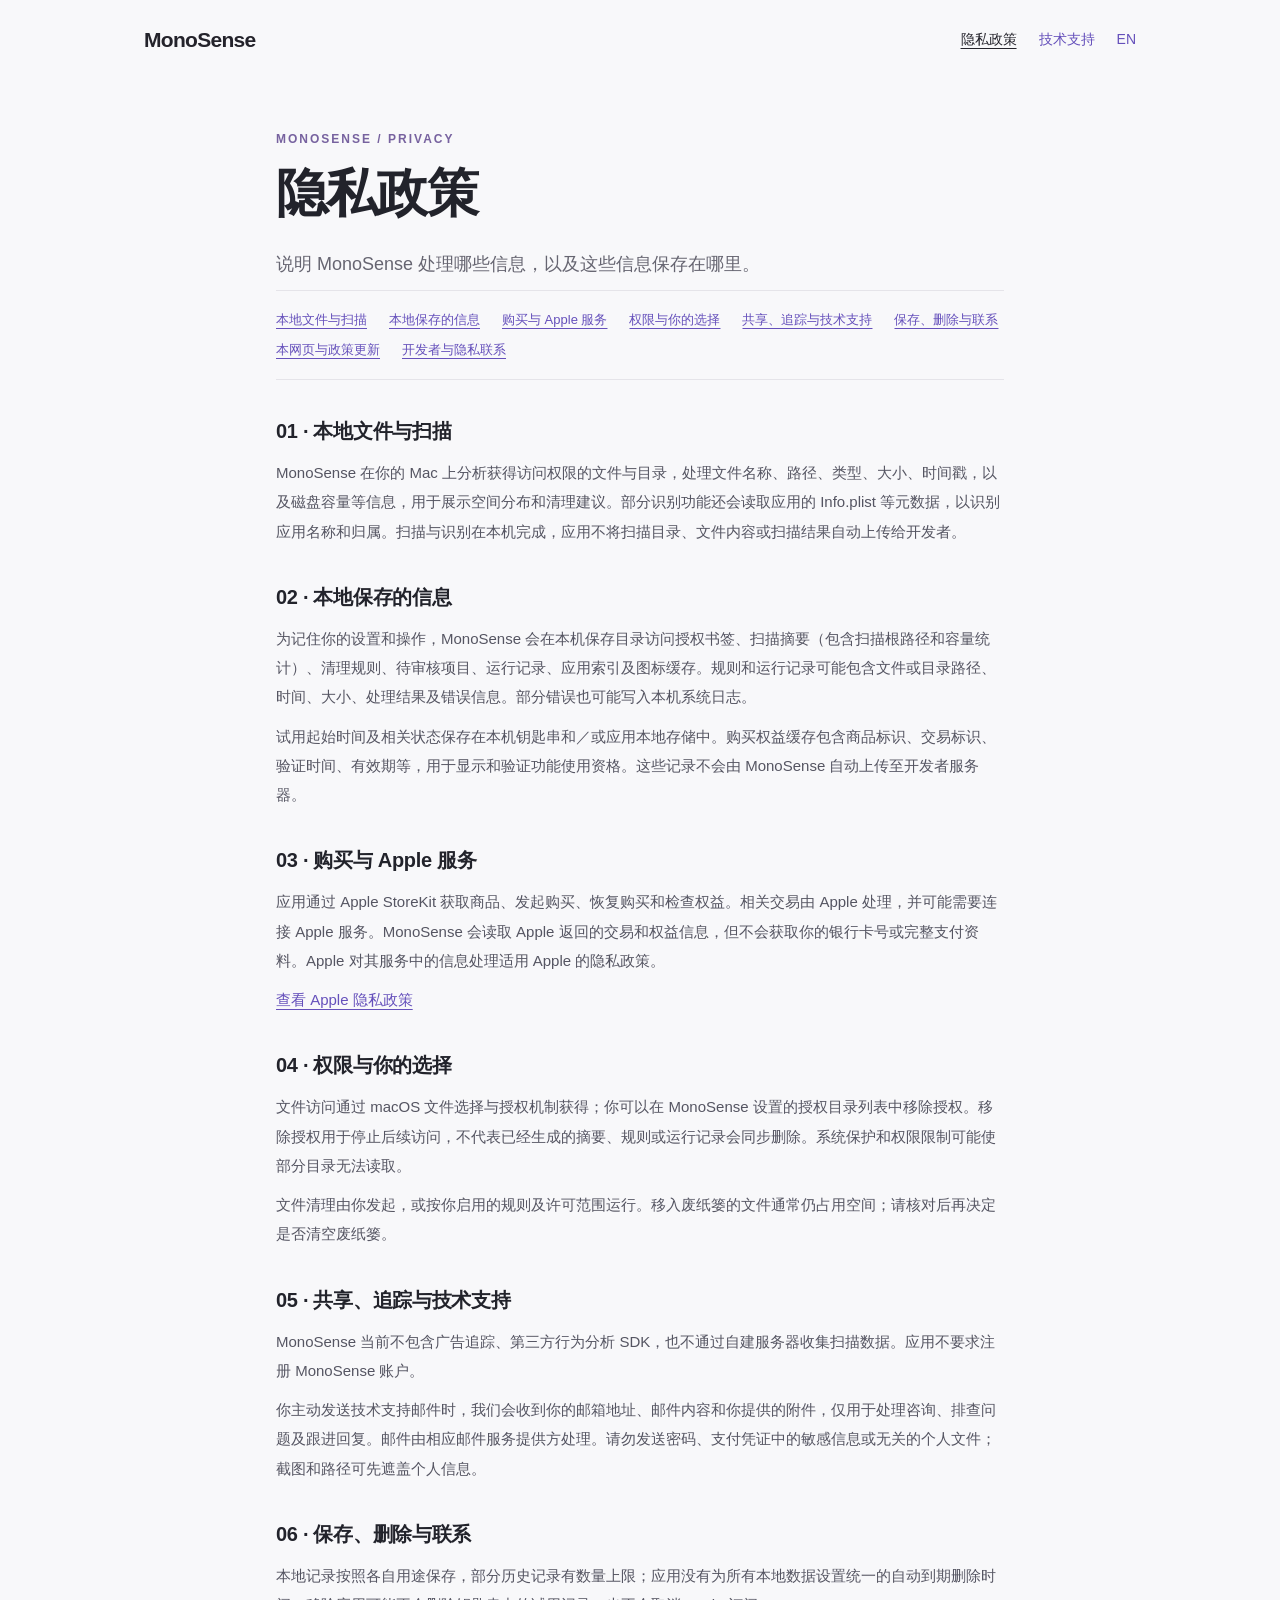
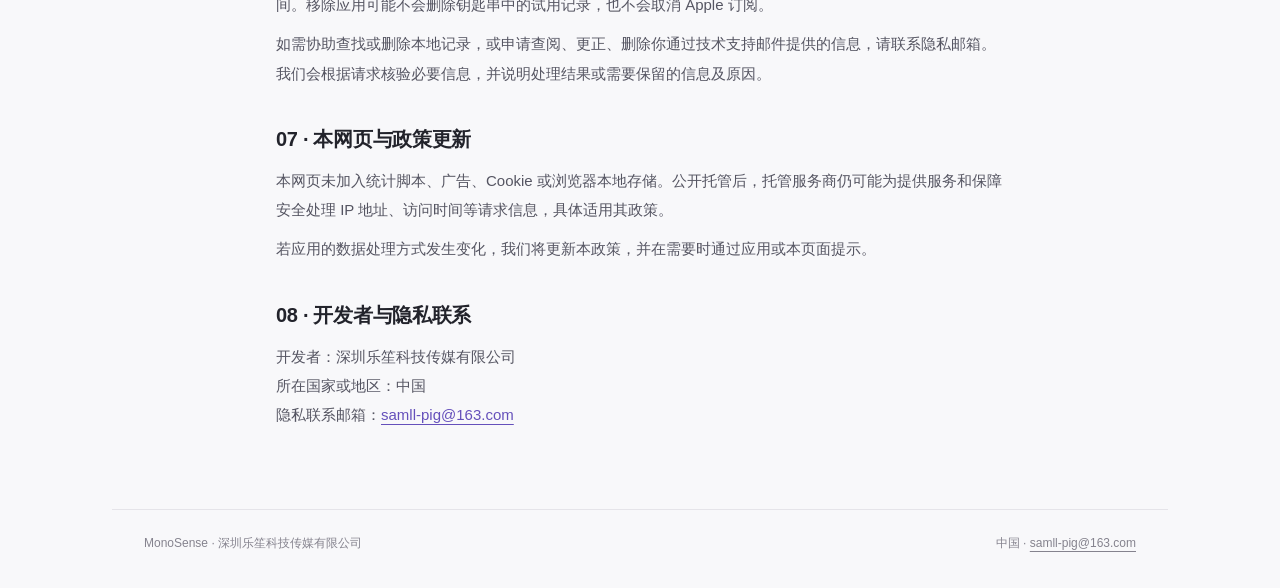
<file: macsence/privacy.html>
<!doctype html>
<html lang="zh-CN"><head><meta charset="utf-8"><meta name="viewport" content="width=device-width,initial-scale=1"><meta name="robots" content="noindex,nofollow"><meta name="description" content="隐私政策 · MonoSense · 深圳乐笙科技传媒有限公司"><title>隐私政策 — MonoSense</title><link rel="stylesheet" href="styles.css"></head><body><a class="skip" href="#main">跳至正文</a><header><a href="index.html" aria-label="MonoSense">MonoSense</a><nav aria-label="主导航"><a href="privacy.html" aria-current="page">隐私政策</a><a href="support.html">技术支持</a><a href="privacy-en.html" lang="en" hreflang="en">EN</a></nav></header><main id="main"><div class="eyebrow">MONOSENSE / PRIVACY</div><h1>隐私政策</h1><p class="lead">说明 MonoSense 处理哪些信息，以及这些信息保存在哪里。</p><div class="toc"><a href="#s1">本地文件与扫描</a><a href="#s2">本地保存的信息</a><a href="#s3">购买与 Apple 服务</a><a href="#s4">权限与你的选择</a><a href="#s5">共享、追踪与技术支持</a><a href="#s6">保存、删除与联系</a><a href="#s7">本网页与政策更新</a><a href="#s8">开发者与隐私联系</a></div><section id="s1"><h2>01 · 本地文件与扫描</h2><p>MonoSense 在你的 Mac 上分析获得访问权限的文件与目录，处理文件名称、路径、类型、大小、时间戳，以及磁盘容量等信息，用于展示空间分布和清理建议。部分识别功能还会读取应用的 Info.plist 等元数据，以识别应用名称和归属。扫描与识别在本机完成，应用不将扫描目录、文件内容或扫描结果自动上传给开发者。</p></section><section id="s2"><h2>02 · 本地保存的信息</h2><p>为记住你的设置和操作，MonoSense 会在本机保存目录访问授权书签、扫描摘要（包含扫描根路径和容量统计）、清理规则、待审核项目、运行记录、应用索引及图标缓存。规则和运行记录可能包含文件或目录路径、时间、大小、处理结果及错误信息。部分错误也可能写入本机系统日志。<p>试用起始时间及相关状态保存在本机钥匙串和／或应用本地存储中。购买权益缓存包含商品标识、交易标识、验证时间、有效期等，用于显示和验证功能使用资格。这些记录不会由 MonoSense 自动上传至开发者服务器。</p></p></section><section id="s3"><h2>03 · 购买与 Apple 服务</h2><p>应用通过 Apple StoreKit 获取商品、发起购买、恢复购买和检查权益。相关交易由 Apple 处理，并可能需要连接 Apple 服务。MonoSense 会读取 Apple 返回的交易和权益信息，但不会获取你的银行卡号或完整支付资料。Apple 对其服务中的信息处理适用 Apple 的隐私政策。<p><a href="https://www.apple.com/legal/privacy/">查看 Apple 隐私政策</a></p></p></section><section id="s4"><h2>04 · 权限与你的选择</h2><p>文件访问通过 macOS 文件选择与授权机制获得；你可以在 MonoSense 设置的授权目录列表中移除授权。移除授权用于停止后续访问，不代表已经生成的摘要、规则或运行记录会同步删除。系统保护和权限限制可能使部分目录无法读取。<p>文件清理由你发起，或按你启用的规则及许可范围运行。移入废纸篓的文件通常仍占用空间；请核对后再决定是否清空废纸篓。</p></p></section><section id="s5"><h2>05 · 共享、追踪与技术支持</h2><p>MonoSense 当前不包含广告追踪、第三方行为分析 SDK，也不通过自建服务器收集扫描数据。应用不要求注册 MonoSense 账户。<p>你主动发送技术支持邮件时，我们会收到你的邮箱地址、邮件内容和你提供的附件，仅用于处理咨询、排查问题及跟进回复。邮件由相应邮件服务提供方处理。请勿发送密码、支付凭证中的敏感信息或无关的个人文件；截图和路径可先遮盖个人信息。</p></p></section><section id="s6"><h2>06 · 保存、删除与联系</h2><p>本地记录按照各自用途保存，部分历史记录有数量上限；应用没有为所有本地数据设置统一的自动到期删除时间。移除应用可能不会删除钥匙串中的试用记录，也不会取消 Apple 订阅。<p>如需协助查找或删除本地记录，或申请查阅、更正、删除你通过技术支持邮件提供的信息，请联系隐私邮箱。我们会根据请求核验必要信息，并说明处理结果或需要保留的信息及原因。</p></p></section><section id="s7"><h2>07 · 本网页与政策更新</h2><p>本网页未加入统计脚本、广告、Cookie 或浏览器本地存储。公开托管后，托管服务商仍可能为提供服务和保障安全处理 IP 地址、访问时间等请求信息，具体适用其政策。<p>若应用的数据处理方式发生变化，我们将更新本政策，并在需要时通过应用或本页面提示。</p></p></section><section id="s8"><h2>08 · 开发者与隐私联系</h2><p>开发者：深圳乐笙科技传媒有限公司<br>所在国家或地区：中国<br>隐私联系邮箱：<a href="mailto:samll-pig@163.com">samll-pig@163.com</a></p></section></main><footer><span>MonoSense · 深圳乐笙科技传媒有限公司</span><span>中国 · <a href="mailto:samll-pig@163.com">samll-pig@163.com</a></span></footer></body></html>
</file>
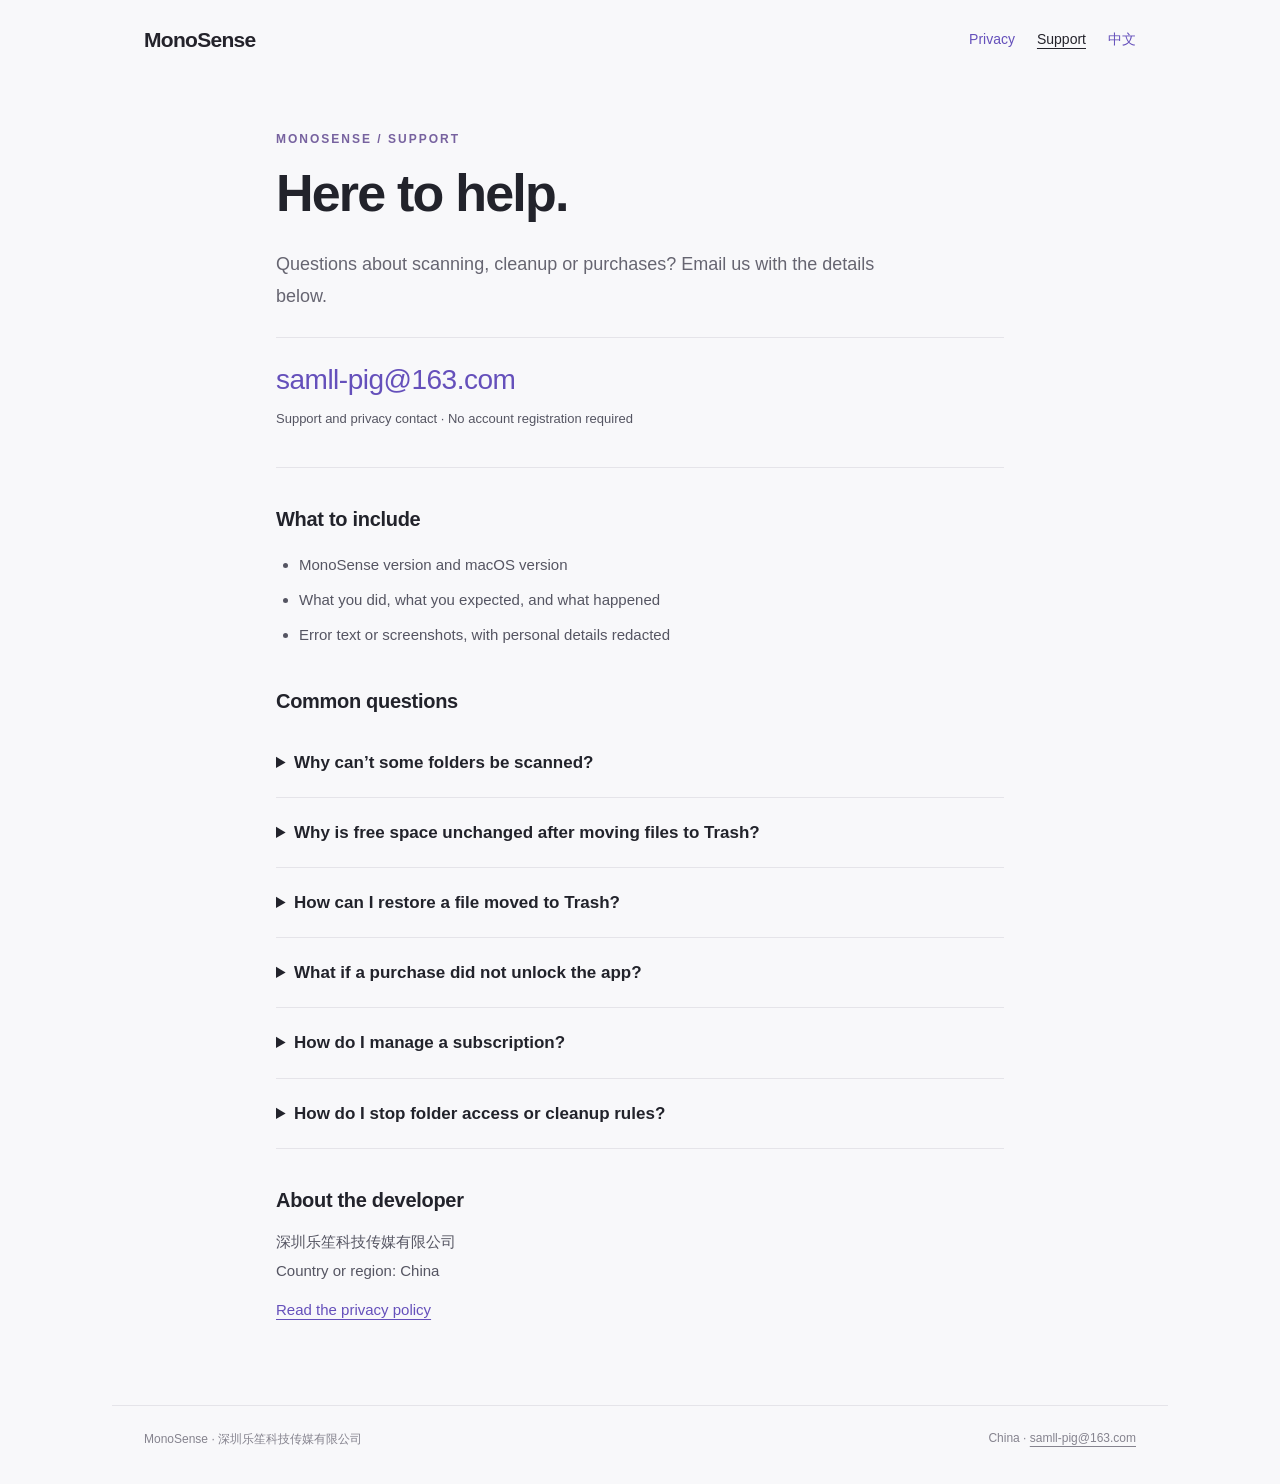
<file: macsence/support-en.html>
<!doctype html>
<html lang="en"><head><meta charset="utf-8"><meta name="viewport" content="width=device-width,initial-scale=1"><meta name="robots" content="noindex,nofollow"><meta name="description" content="Technical support · MonoSense · 深圳乐笙科技传媒有限公司"><title>Technical support — MonoSense</title><link rel="stylesheet" href="styles.css"></head><body><a class="skip" href="#main">Skip to content</a><header><a href="index-en.html" aria-label="MonoSense">MonoSense</a><nav aria-label="Main navigation"><a href="privacy-en.html">Privacy</a><a href="support-en.html" aria-current="page">Support</a><a href="support.html" lang="zh-CN" hreflang="zh-CN">中文</a></nav></header><main id="main"><div class="eyebrow">MONOSENSE / SUPPORT</div><h1>Here to help.</h1><p class="lead">Questions about scanning, cleanup or purchases? Email us with the details below.</p><div class="contact"><a href="mailto:samll-pig@163.com">samll-pig@163.com</a><p>Support and privacy contact · No account registration required</p></div><h2>What to include</h2><ul><li>MonoSense version and macOS version</li><li>What you did, what you expected, and what happened</li><li>Error text or screenshots, with personal details redacted</li></ul><h2>Common questions</h2><details><summary>Why can’t some folders be scanned?</summary><p>macOS permissions and system protections can restrict access. Check authorized folders in settings and select a folder again if access has expired. An unmeasured folder is not necessarily empty.</p></details><details><summary>Why is free space unchanged after moving files to Trash?</summary><p>Moving files to Trash generally does not immediately free space. Review the files before emptying Trash through Finder. Once emptied, files generally cannot be restored from Trash.</p></details><details><summary>How can I restore a file moved to Trash?</summary><p>If Trash has not been emptied, locate the file in Finder’s Trash and choose Put Back if available, or move it to an appropriate location. If Trash has been emptied, check your backups.</p></details><details><summary>What if a purchase did not unlock the app?</summary><p>Use the Apple Account that made the purchase and select Restore purchases in MonoSense settings. Check your connection and try again. If the issue persists, send the app version and an error screenshot. Never send your Apple Account password.</p></details><details><summary>How do I manage a subscription?</summary><p>Use <a href="https://apps.apple.com/account/subscriptions">Apple’s subscription management page</a>. Uninstalling MonoSense does not cancel a subscription. Available products, prices and entitlements are those displayed in the app and App Store.</p></details><details><summary>How do I stop folder access or cleanup rules?</summary><p>Remove the folder authorization in settings and disable any cleanup rules you no longer want. Removing access does not automatically erase existing local records. Contact us for help locating or deleting them.</p></details><h2>About the developer</h2><p>深圳乐笙科技传媒有限公司<br>Country or region: China</p><p><a href="privacy-en.html">Read the privacy policy</a></p></main><footer><span>MonoSense · 深圳乐笙科技传媒有限公司</span><span>China · <a href="mailto:samll-pig@163.com">samll-pig@163.com</a></span></footer></body></html>
</file>
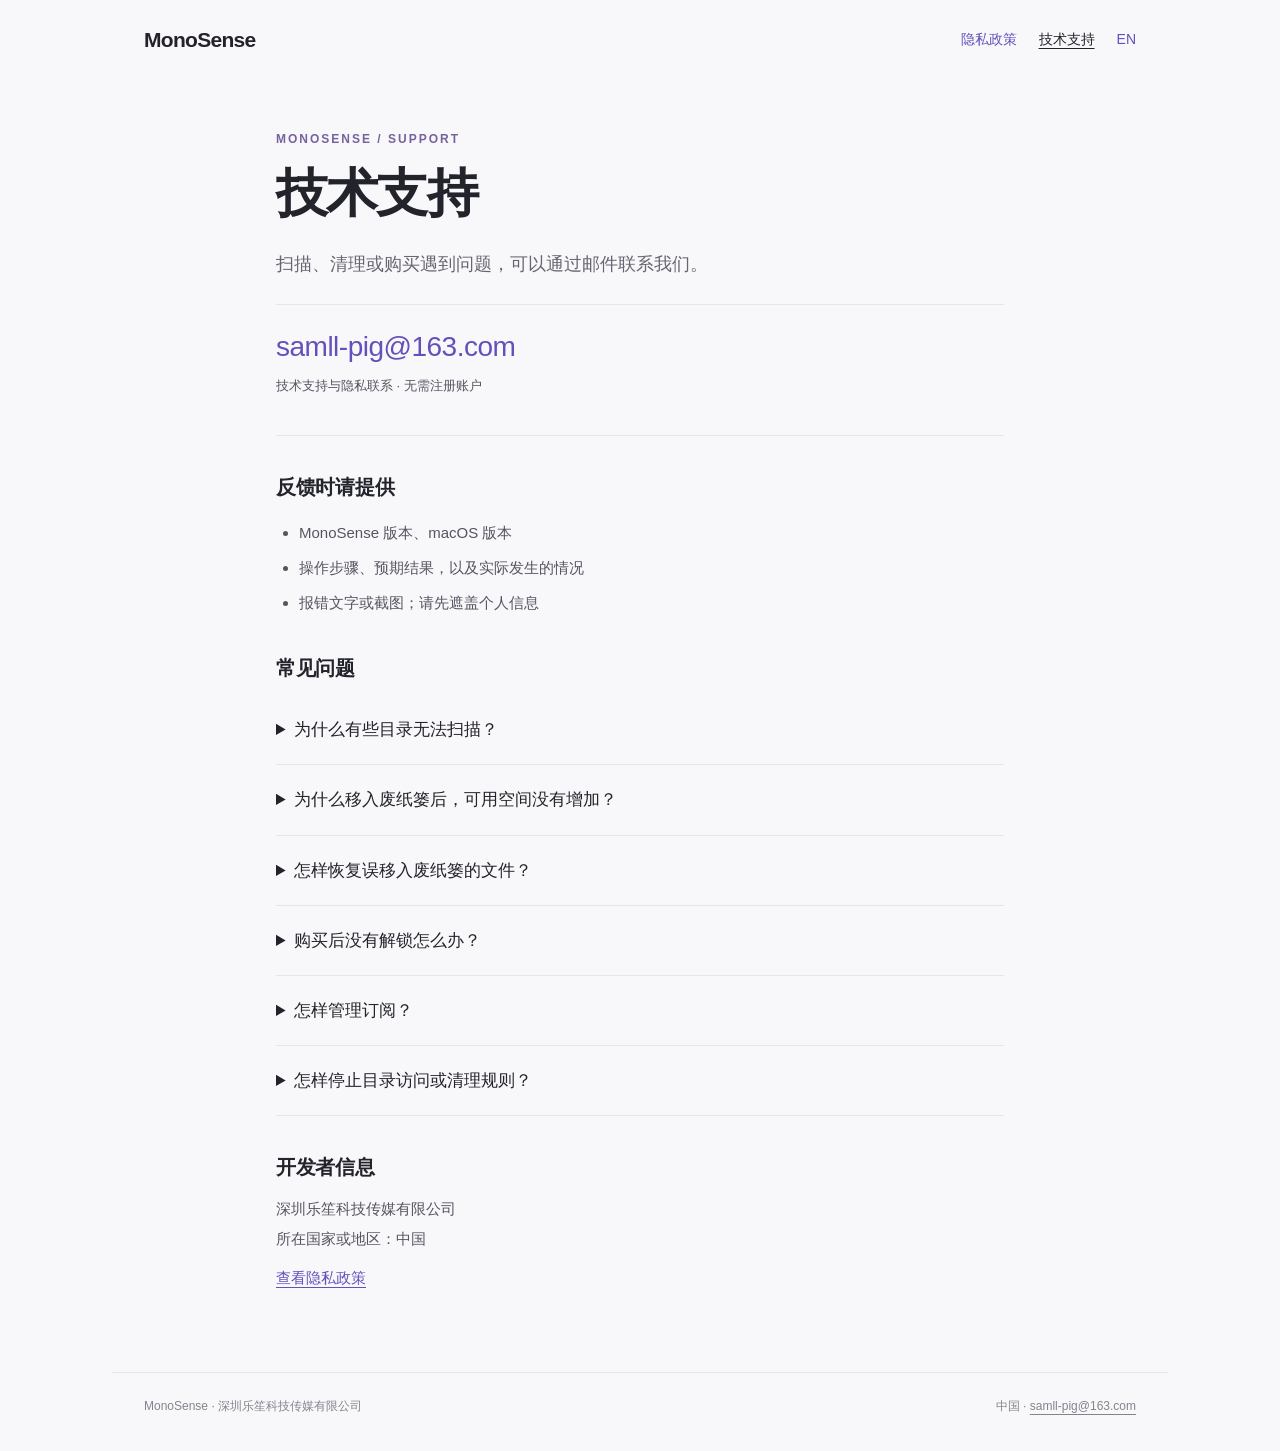
<file: macsence/support.html>
<!doctype html>
<html lang="zh-CN"><head><meta charset="utf-8"><meta name="viewport" content="width=device-width,initial-scale=1"><meta name="robots" content="noindex,nofollow"><meta name="description" content="技术支持 · MonoSense · 深圳乐笙科技传媒有限公司"><title>技术支持 — MonoSense</title><link rel="stylesheet" href="styles.css"></head><body><a class="skip" href="#main">跳至正文</a><header><a href="index.html" aria-label="MonoSense">MonoSense</a><nav aria-label="主导航"><a href="privacy.html">隐私政策</a><a href="support.html" aria-current="page">技术支持</a><a href="support-en.html" lang="en" hreflang="en">EN</a></nav></header><main id="main"><div class="eyebrow">MONOSENSE / SUPPORT</div><h1>技术支持</h1><p class="lead">扫描、清理或购买遇到问题，可以通过邮件联系我们。</p><div class="contact"><a href="mailto:samll-pig@163.com">samll-pig@163.com</a><p>技术支持与隐私联系 · 无需注册账户</p></div><h2>反馈时请提供</h2><ul><li>MonoSense 版本、macOS 版本</li><li>操作步骤、预期结果，以及实际发生的情况</li><li>报错文字或截图；请先遮盖个人信息</li></ul><h2>常见问题</h2><details><summary>为什么有些目录无法扫描？</summary><p>macOS 权限和系统保护可能限制访问。请在应用设置检查已授权目录；授权失效时重新选择目录。未测量不代表该目录为空。</p></details><details><summary>为什么移入废纸篓后，可用空间没有增加？</summary><p>移入废纸篓通常不会立即释放空间。先检查废纸篓内文件，确认不再需要后再通过 Finder 清空。清空后通常无法从废纸篓恢复。</p></details><details><summary>怎样恢复误移入废纸篓的文件？</summary><p>如果尚未清空废纸篓，请打开 Finder 的废纸篓，找到文件并选择“放回原处”（如可用），或移回合适的位置。若已清空，请检查备份。</p></details><details><summary>购买后没有解锁怎么办？</summary><p>确认 App Store 使用购买时的 Apple 账户，并在 MonoSense 设置中点击“恢复购买”。检查网络后重试；仍有问题请发送版本号和错误截图，不要提供 Apple 账户密码。</p></details><details><summary>怎样管理订阅？</summary><p>请使用 <a href="https://apps.apple.com/account/subscriptions">Apple 订阅管理页面</a>。移除 MonoSense 不会取消订阅。具体权益、价格及可用商品以应用和 App Store 显示为准。</p></details><details><summary>怎样停止目录访问或清理规则？</summary><p>在设置中移除对应目录授权，并关闭不再需要的清理规则。移除授权不会自动删除已有本地记录；如需帮助清理记录，请联系我们。</p></details><h2>开发者信息</h2><p>深圳乐笙科技传媒有限公司<br>所在国家或地区：中国</p><p><a href="privacy.html">查看隐私政策</a></p></main><footer><span>MonoSense · 深圳乐笙科技传媒有限公司</span><span>中国 · <a href="mailto:samll-pig@163.com">samll-pig@163.com</a></span></footer></body></html>
</file>
<file: macsence/styles.css>
*{box-sizing:border-box}html{color-scheme:light;scroll-behavior:smooth}body{margin:0;background:#f8f8fa;color:#22232b;font-family:-apple-system,BlinkMacSystemFont,"Segoe UI","PingFang SC","Microsoft YaHei",sans-serif;-webkit-font-smoothing:antialiased}a{color:#6550bb;text-underline-offset:4px}a:hover{color:#42317d}a:focus-visible,summary:focus-visible{outline:3px solid #927bd5;outline-offset:5px}header{max-width:1056px;margin:auto;padding:28px 32px;display:flex;align-items:center;justify-content:space-between;gap:24px}header>a{text-decoration:none;color:#24232b;font-size:21px;font-weight:650;letter-spacing:-.7px}nav{display:flex;gap:22px;flex-wrap:wrap;font-size:14px}nav a{text-decoration:none}nav a[aria-current=page]{color:#24232b;text-decoration:underline}main{max-width:792px;margin:52px auto 80px;padding:0 32px}.eyebrow{font-size:12px;font-weight:600;letter-spacing:2px;color:#77629f}h1{font-size:clamp(34px,6vw,52px);font-weight:650;letter-spacing:-1.8px;line-height:1.15;margin:18px 0 24px}h2{font-size:20px;font-weight:600;line-height:1.5;margin:36px 0 12px;letter-spacing:-.3px}p,li{font-size:15px;line-height:1.95;color:#555562}p{margin:10px 0}ul,ol{padding-left:23px}li{margin:6px 0}.lead{font-size:18px;line-height:1.8;color:#666571;max-width:630px}.notice{border-left:3px solid #9b84ce;padding:12px 18px;background:#f0edf6;margin:28px 0;font-size:14px;line-height:1.8;color:#66577e}.meta{display:flex;flex-wrap:wrap;gap:10px 28px;margin:28px 0;color:#787782;font-size:13px}.toc{padding:20px 0;border-top:1px solid #e5e4e9;border-bottom:1px solid #e5e4e9;display:flex;flex-wrap:wrap;gap:12px 22px;font-size:13px}.contact{padding:26px 0;margin:24px 0;border-top:1px solid #e5e4e9;border-bottom:1px solid #e5e4e9}.contact>a{font-size:clamp(20px,5vw,28px);letter-spacing:-.5px;text-decoration:none;overflow-wrap:anywhere}.contact p{font-size:13px}details{border-bottom:1px solid #e5e4e9;padding:21px 0}summary{font-size:17px;font-weight:550;cursor:pointer;line-height:1.6}details p{padding-right:10px}footer{max-width:1056px;margin:auto;border-top:1px solid #e5e4e9;padding:25px 32px 36px;display:flex;justify-content:space-between;gap:16px;flex-wrap:wrap;font-size:12px;color:#85838e}footer a{color:inherit}.skip{position:absolute;top:-100px;left:16px;background:white;padding:10px;z-index:5}.skip:focus{top:10px}.cards{display:grid;grid-template-columns:1fr 1fr;gap:20px;margin-top:40px}.cards a{display:block;padding:26px;background:#fff;border-radius:14px;text-decoration:none}.cards h2{margin:0 0 12px}.cards p{margin:0;font-size:14px}@media(max-width:600px){header{padding:22px 22px;align-items:flex-start}header>a{font-size:19px}nav{gap:12px;font-size:12px;justify-content:flex-end}main{margin:36px auto 56px;padding:0 24px}h2{margin-top:30px}footer{padding:22px 24px}.cards{grid-template-columns:1fr}.lead{font-size:17px}}@media(prefers-reduced-motion:reduce){html{scroll-behavior:auto}}
</file>
<file: legal-site/styles.css>
@font-face {
  font-family: Cormorant;
  src: url("assets/CormorantGaramond-Italic.ttf") format("truetype");
  font-style: italic;
  font-display: swap;
}
:root {
  color-scheme: light;
  --paper: #f8faf7;
  --ink: #203a34;
  --muted: #495e56;
  --accent: #285447;
  --line: #d4dfd6;
  font-family: -apple-system, BlinkMacSystemFont, "Segoe UI", sans-serif;
  color: var(--ink);
  background: var(--paper);
  line-height: 1.65;
}
* { box-sizing: border-box; }
body { margin: 0; }
a { color: var(--accent); text-underline-offset: .2em; overflow-wrap: anywhere; }
a:hover { text-decoration-thickness: 2px; }
:focus-visible { outline: 2px solid var(--accent); outline-offset: 4px; }
.wrap { width: min(1100px, calc(100% - 48px)); margin-inline: auto; }
.top { border-bottom: 1px solid var(--line); }
.top .wrap, footer .wrap { display: flex; align-items: center; justify-content: space-between; gap: 12px; }
.top .wrap { min-height: 76px; }
.brand { display: inline-flex; align-items: center; gap: 10px; text-decoration: none; color: var(--ink); font-weight: 650; }
.brand img { border-radius: 10px; }
.top nav { display: flex; align-items: center; gap: clamp(6px, 2vw, 20px); }
.top nav a { padding: 6px 10px; font-size: .875rem; text-decoration: none; border-radius: 20px; }
.top nav a:hover, .top nav a[aria-current] { background: #e4eee5; }
.hero { background: linear-gradient(115deg, #e5eee3, #e6eff0); border-bottom: 1px solid var(--line); padding: clamp(46px, 7vw, 92px) 0; }
h1 { font: italic 600 clamp(3.25rem, 7.5vw, 6rem)/.98 Cormorant, Georgia, serif; letter-spacing: -.045em; margin: 0 0 16px; }
.hero p { font-size: clamp(1rem, 2vw, 1.25rem); margin: 0; }
.hero .date { font-size: .875rem; color: var(--muted); margin-top: 14px; }
.layout { display: grid; grid-template-columns: 235px minmax(0, 1fr); gap: clamp(26px, 5vw, 80px); padding-block: 46px 76px; }
.contents { align-self: start; position: sticky; top: 20px; border-left: 1px solid var(--line); padding-left: 17px; }
.contents h2 { font-size: .875rem; margin: 0 0 10px; }
.contents ul { padding: 0; margin: 0; list-style: none; }
.contents a { display: block; padding: 3px 0; font-size: .875rem; text-decoration: none; }
.contents a:hover { text-decoration: underline; }
article { max-width: 720px; min-width: 0; }
article section { scroll-margin-top: 20px; margin-bottom: 35px; }
article section:last-child { margin-bottom: 0; }
article h2 { font-size: clamp(1.35rem, 3vw, 1.75rem); line-height: 1.2; letter-spacing: -.025em; margin: 0 0 12px; }
article p { color: var(--muted); margin: 0 0 12px; }
article p:last-child { margin-bottom: 0; }
details { border-bottom: 1px solid var(--line); }
details:first-of-type { border-top: 1px solid var(--line); }
summary { display: flex; align-items: center; justify-content: space-between; gap: 12px; min-height: 52px; padding: 12px 2px; cursor: pointer; font-weight: 600; list-style: none; }
summary::-webkit-details-marker { display: none; }
summary::after { content: ""; flex: 0 0 8px; height: 8px; border-right: 2px solid currentColor; border-bottom: 2px solid currentColor; transform: rotate(45deg); margin: 0 6px 4px 0; }
details[open] summary::after { transform: rotate(225deg); margin-bottom: 0; }
summary:hover { color: var(--accent); background: #eef4ed; }
details p { padding: 0 26px 14px 2px; }
.contact { padding: 24px; border: 1px solid var(--line); border-radius: 18px; background: #edf4eb; }
footer { border-top: 1px solid var(--line); padding: 22px 0; font-size: .875rem; }
.skip { position: absolute; top: 8px; left: 8px; background: white; padding: 8px; transform: translateY(-150%); }
.skip:focus { transform: none; }
@media (max-width: 700px) {
  .wrap { width: calc(100% - 36px); }
  .top .wrap { min-height: 66px; }
  .layout { grid-template-columns: minmax(0, 1fr); padding-block: 25px 50px; }
  .contents { position: static; border: 1px solid var(--line); border-radius: 14px; padding: 14px; }
  .contents ul { display: grid; grid-template-columns: repeat(2, minmax(0, 1fr)); column-gap: 8px; }
  .contents a { padding: 5px 0; }
}
</file>
